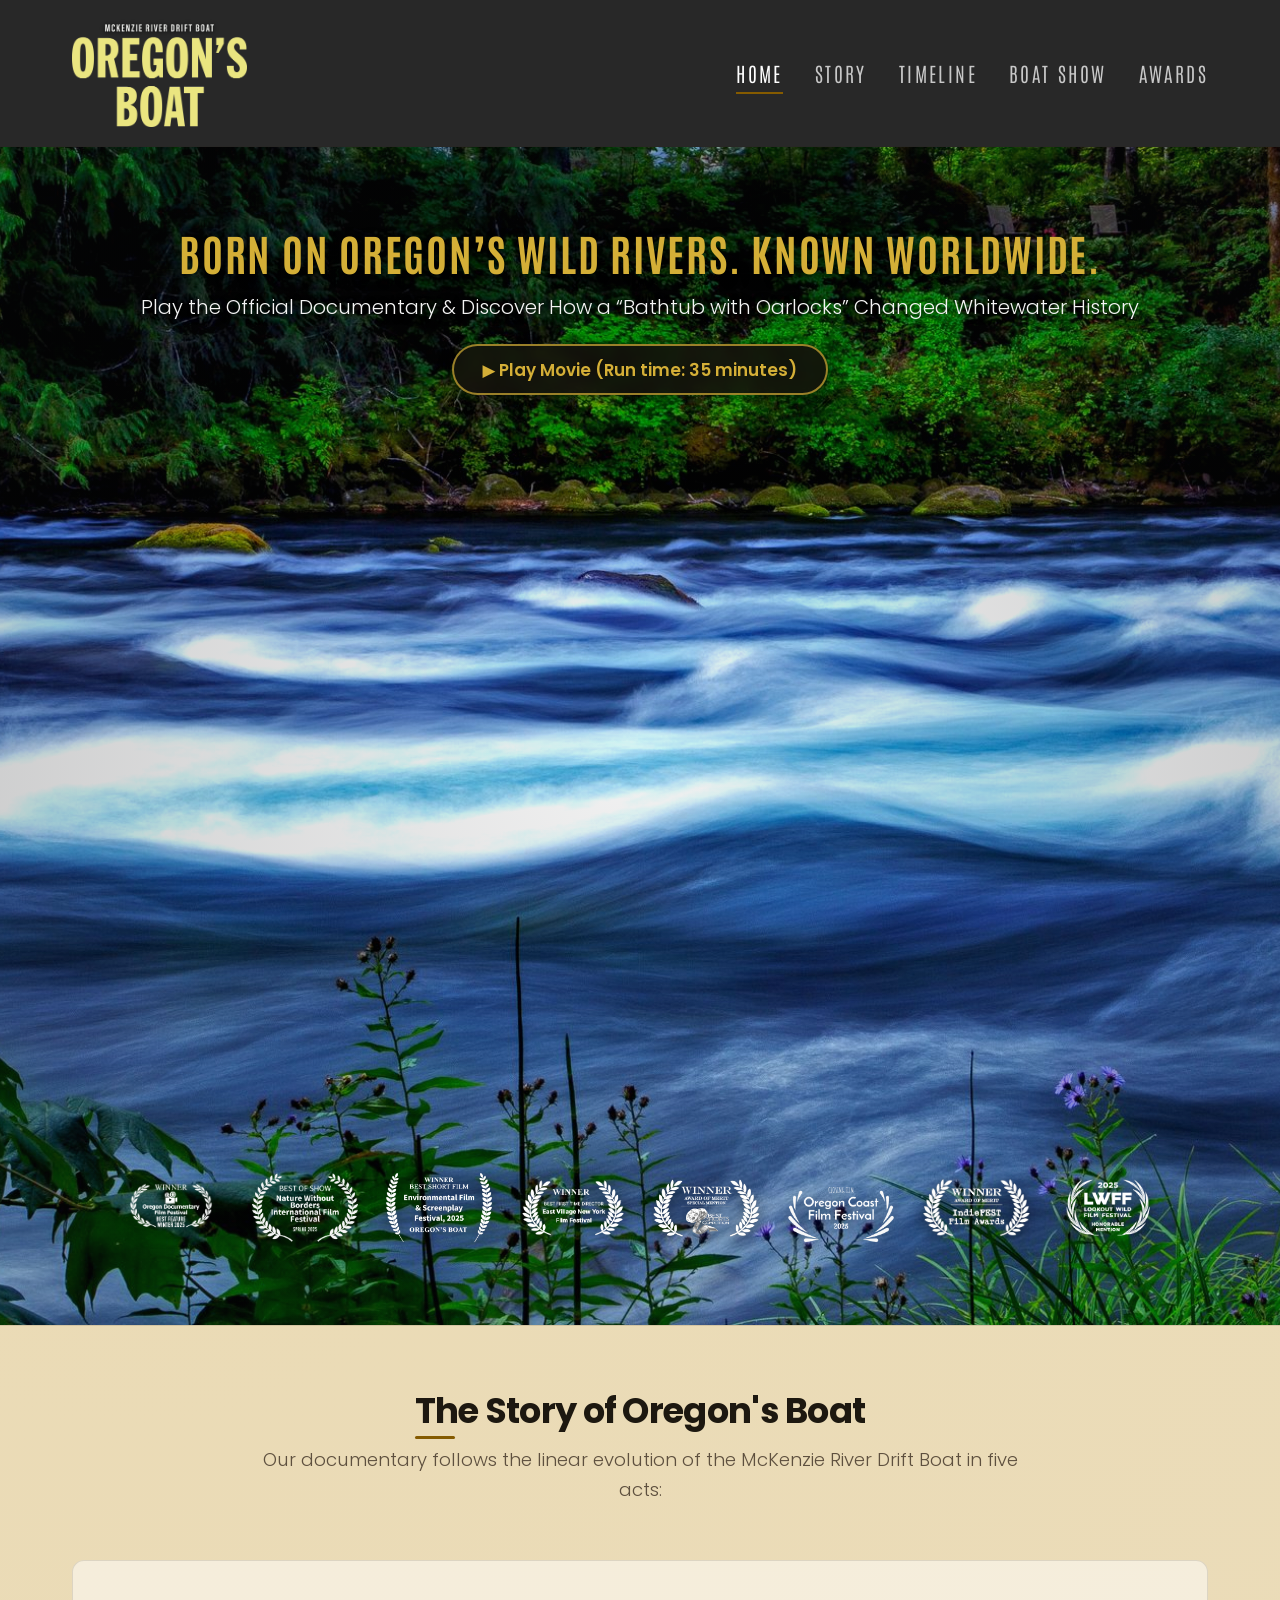
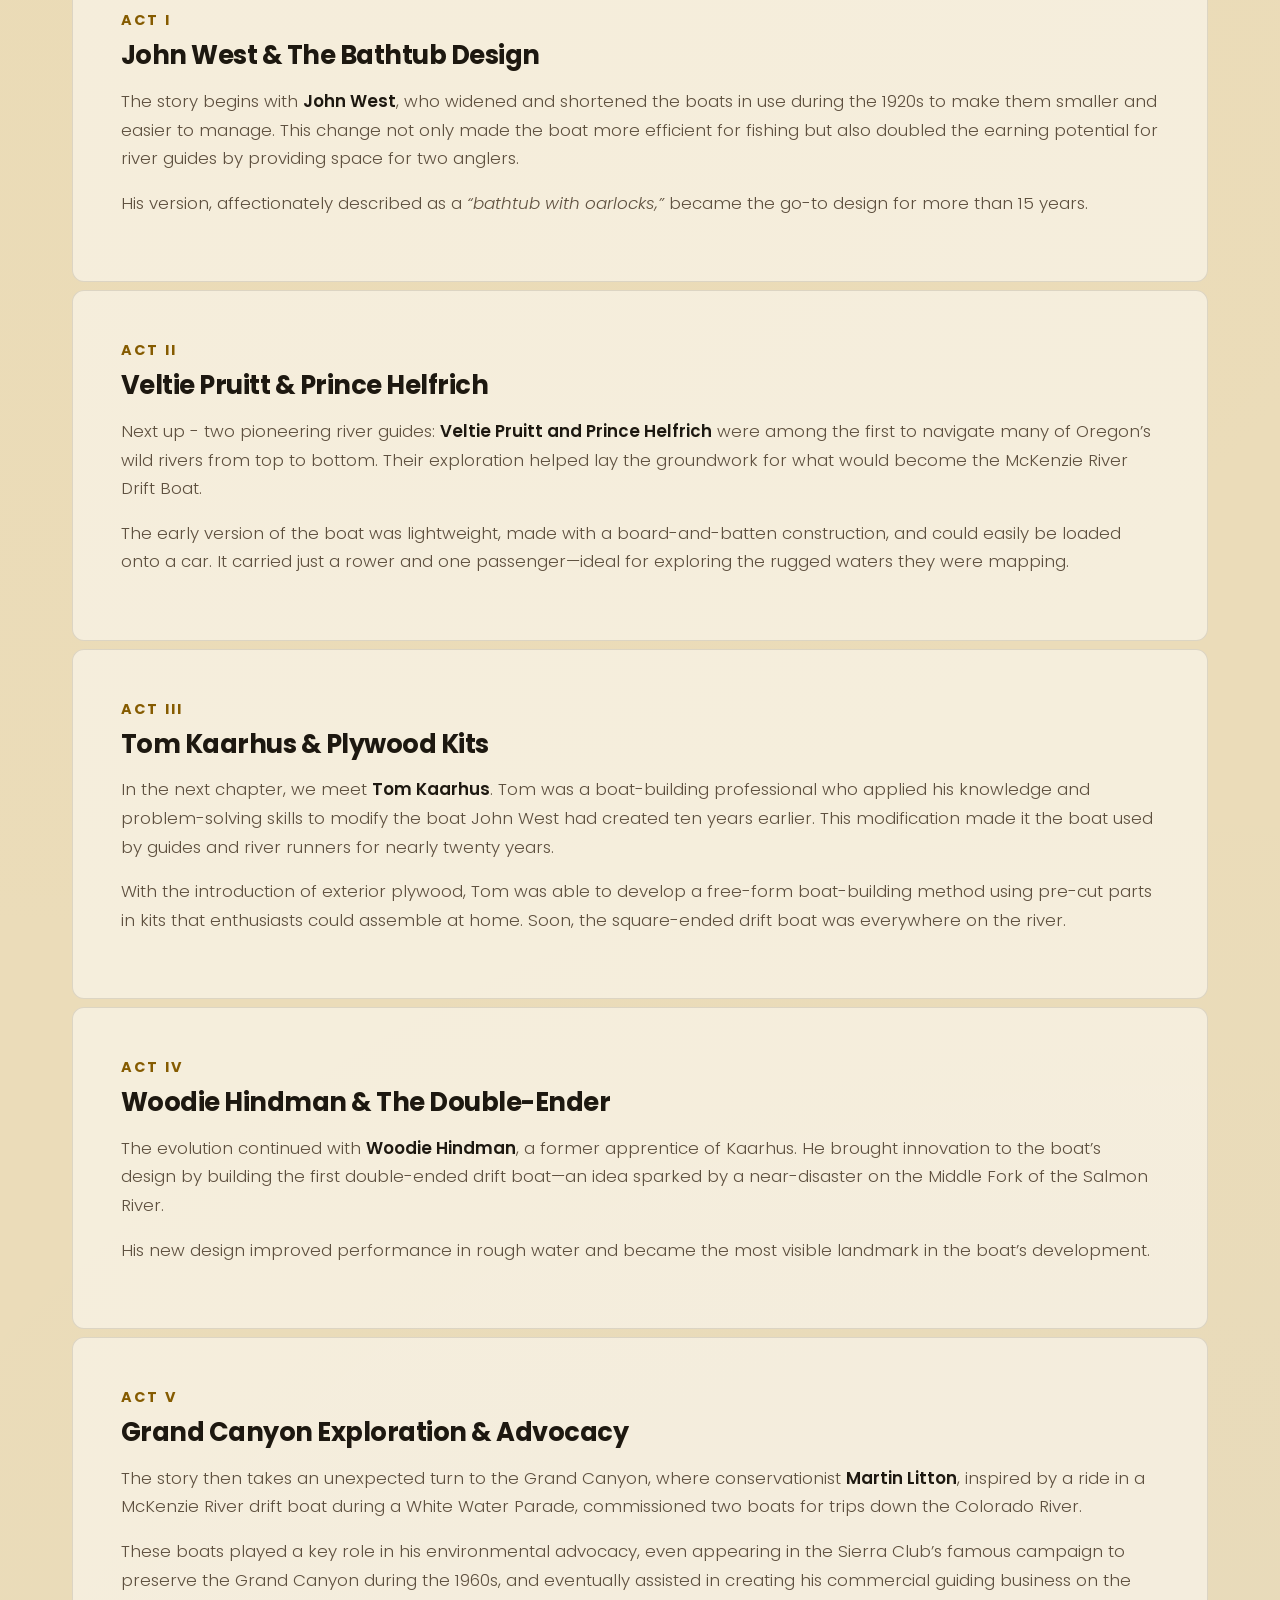
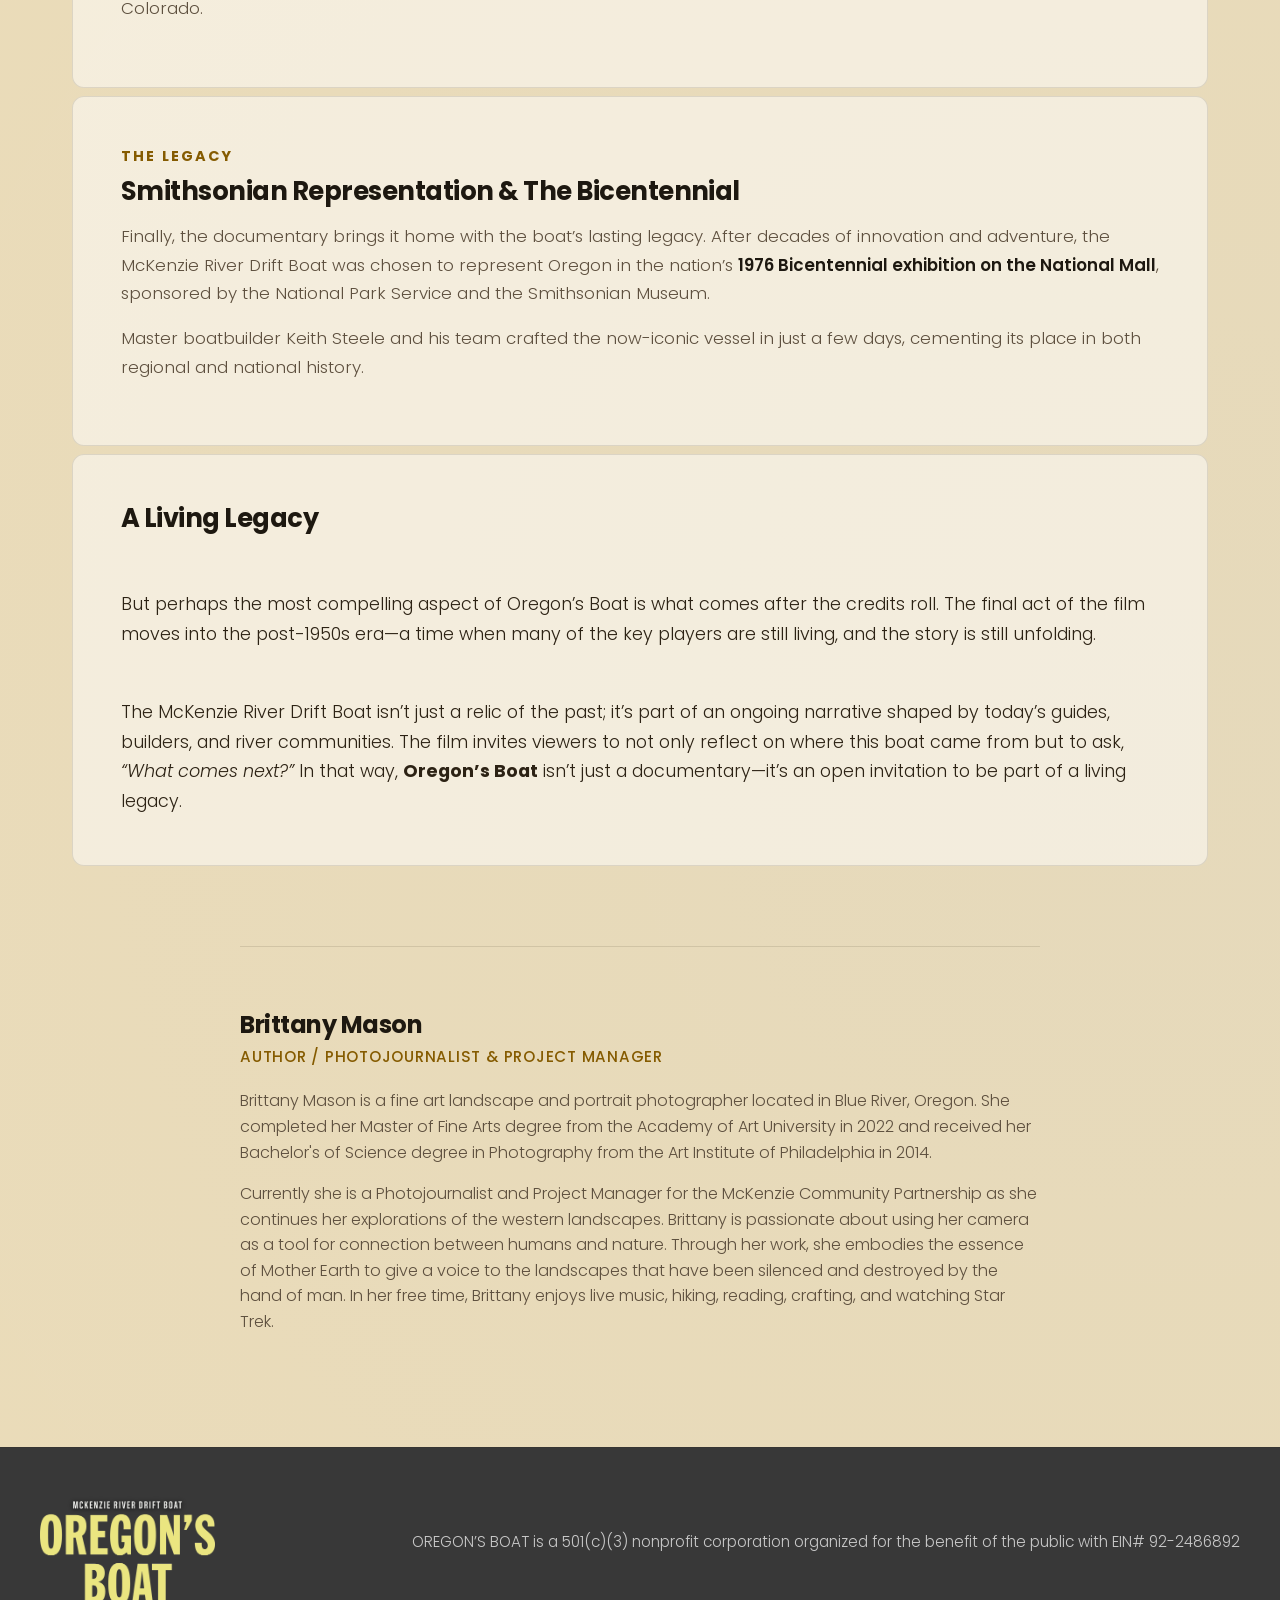
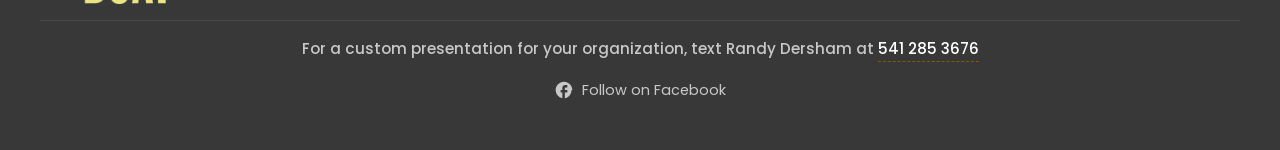
<file: index.html>
<!DOCTYPE html>
<html lang="en">
<head>
  <meta charset="UTF-8">
  <meta name="viewport" content="width=device-width, initial-scale=1.0">
  <title>OREGON'S BOAT — McKenzie River Drift Boat Documentary</title>
  <meta name="description" content="Explore the history, evolution, and legacy of the McKenzie River Drift Boat through the award-winning documentary film.">
  <link rel="canonical" href="https://oregonsboat.org/index.html">
  <link rel="icon" type="image/png" href="assets/favicon.png">
  <link rel="stylesheet" href="css/styles.css">

  <!-- Open Graph / Facebook -->
  <meta property="og:type" content="website">
  <meta property="og:url" content="https://oregonsboat.org/">
  <meta property="og:title" content="OREGON'S BOAT — McKenzie River Drift Boat Documentary">
  <meta property="og:description" content="Explore the history, evolution, and legacy of the McKenzie River Drift Boat through the award-winning documentary film.">
  <meta property="og:image" content="https://oregonsboat.org/assets/McKenzie_Driftboat_Festival.jpg">

  <!-- Twitter Cards -->
  <meta name="twitter:card" content="summary_large_image">
  <meta name="twitter:url" content="https://oregonsboat.org/">
  <meta name="twitter:title" content="OREGON'S BOAT — McKenzie River Drift Boat Documentary">
  <meta name="twitter:description" content="Explore the history, evolution, and legacy of the McKenzie River Drift Boat through the award-winning documentary film.">
  <meta name="twitter:image" content="https://oregonsboat.org/assets/McKenzie_Driftboat_Festival.jpg">

  <!-- Wikipedia / Citoid Citation Metadata -->
  <meta name="citation_title" content="The Evolution and History of the McKenzie River Drift Boat">
  <meta name="citation_author" content="Dersham, Randy">
  <meta name="citation_publication_date" content="2024-11-01">
  <meta name="citation_publisher" content="Oregon's Boat 501(c)(3)">
  <meta name="citation_fulltext_html_url" content="https://oregonsboat.org/">

  <!-- Dublin Core Standards for Archival & Wiki Verification -->
  <meta name="DC.title" content="The Evolution and History of the McKenzie River Drift Boat">
  <meta name="DC.creator" content="Randy Dersham">
  <meta name="DC.subject" content="McKenzie River Drift Boat, Whitewater Dories, River Guides, Oregon History">
  <meta name="DC.description" content="Historical documentation of the McKenzie River Drift Boat from 1920s bathtub designs to Woodie Hindman double-enders and the 1976 Smithsonian Bicentennial exhibition.">
  <meta name="DC.publisher" content="Oregon's Boat 501(c)(3) Nonprofit Corporation">
  <meta name="DC.date" content="2024-11-01">
  <meta name="DC.format" content="text/html">
  <meta name="DC.identifier" content="EIN 92-2486892">

  <!-- JSON-LD Structured Data -->
  <script type="application/ld+json">
  {
    "@context": "https://schema.org",
    "@graph": [
      {
        "@type": "NGO",
        "@id": "https://oregonsboat.org/#organization",
        "name": "Oregon's Boat",
        "url": "https://oregonsboat.org/",
        "logo": "https://oregonsboat.org/assets/Oregon_Boat_Title.png",
        "taxID": "92-2486892",
        "description": "501(c)(3) nonprofit corporation organized for the benefit of the public."
      },
      {
        "@type": "Movie",
        "@id": "https://oregonsboat.org/#movie",
        "name": "Oregon's Boat",
        "description": "A documentary chronicle following the linear evolution of the McKenzie River Drift Boat.",
        "url": "https://oregonsboat.org/",
        "trailer": {
          "@type": "VideoObject",
          "name": "Oregon's Boat Trailer",
          "embedUrl": "https://player.vimeo.com/video/1153368630",
          "thumbnailUrl": "https://oregonsboat.org/assets/McKenzie_Driftboat_Festival.jpg",
          "uploadDate": "2024-11-01"
        },
        "award": [
          "Best Documentary Feature - Oregon Documentary Film Festival",
          "Best of Show - Nature Without Borders International Film Festival",
          "Best Short Film - Environmental Film & Screenplay Festival",
          "Best First Time Director - East Village NY Film Festival"
        ]
      },
      {
        "@type": "Article",
        "@id": "https://oregonsboat.org/#story",
        "headline": "The Story of Oregon's Boat: McKenzie River Drift Boat Evolution",
        "description": "The 5-act story of the McKenzie River Drift Boat and its transition from local river utility to an international white-water icon.",
        "url": "https://oregonsboat.org/#story",
        "publisher": {
          "@type": "Organization",
          "name": "Oregon's Boat",
          "logo": {
            "@type": "ImageObject",
            "url": "https://oregonsboat.org/assets/Oregon_Boat_Title.png"
          }
        },
        "author": {
          "@type": "Person",
          "name": "Brittany Mason",
          "jobTitle": "Author & Photojournalist"
        }
      }
    ]
  }
  </script>
</head>
<body>
  <a href="#main-content" class="skip-link">Skip to main content</a>

  <!-- Navigation Header -->
  <header>
    <div class="nav-container">
      <a href="index.html" class="logo-link">
        <img src="assets/Oregon_Boat_Title.png" alt="OREGON'S BOAT" class="logo-img" width="280" height="108">
      </a>
      <button class="burger-menu" aria-label="Toggle Menu">
        <span class="burger-line"></span>
        <span class="burger-line"></span>
        <span class="burger-line"></span>
      </button>
      <nav class="nav-menu">
        <a href="index.html" class="nav-link">Home</a>
        <a href="#story" class="nav-link">Story</a>
        <a href="timeline.html" class="nav-link">Timeline</a>
        <a href="boatshow.html" class="nav-link">Boat Show</a>
        <a href="awards.html" class="nav-link">Awards</a>
      </nav>
    </div>
  </header>

  <!-- Movie Banner Section (Full-Width Background) -->
  <section class="video-banner-section">
    <div class="video-banner-overlay"></div>
    <div class="video-banner-content">
      <div class="video-banner-header">
        <h1 class="video-banner-title">Born on Oregon’s Wild Rivers.<br class="mobile-break"> Known Worldwide.</h1>
        <p class="video-banner-subhead">Play the Official Documentary &amp; Discover How a “Bathtub with Oarlocks” Changed Whitewater History</p>
        <button type="button" class="video-banner-meta" id="play-movie-btn" aria-label="Play Oregon's Boat Documentary">
          <span>▶ Play Movie (Run time: 35 minutes)</span>
        </button>
      </div>

      <div class="video-container">
        <iframe 
          src="https://player.vimeo.com/video/1153368630?controls=1&api=1" 
          title="Oregon's Boat Documentary Video Player"
          width="100%" 
          height="100%" 
          frameborder="0" 
          loading="lazy"
          allow="autoplay; fullscreen; picture-in-picture" 
          allowfullscreen>
        </iframe>
      </div>
      
      <!-- Laurels Display directly below the Movie Player -->
      <div class="video-banner-laurels">
        <img src="assets/laurel_odff_winner.png" alt="Oregon Documentary Film Festival Winner" width="110" height="75" loading="lazy" decoding="async">
        <img src="assets/laurel_nature_borders.png" alt="Nature Without Borders Best of Show" width="110" height="75" loading="lazy" decoding="async">
        <img src="assets/laurel_winner_best_short.png" alt="Winner Best Short Film" width="110" height="75" loading="lazy" decoding="async">
        <img src="assets/laurel_east_village.png" alt="East Village NY Film Festival Best Director" width="110" height="75" loading="lazy" decoding="async">
        <img src="assets/laurel_best_shorts.png" alt="Best Shorts Competition" width="110" height="75" loading="lazy" decoding="async">
        <img src="assets/laurel_oregon_coast.png" alt="Oregon Coast Film Festival Closing Film" width="110" height="75" loading="lazy" decoding="async">
        <img src="assets/laurel_indiefest.png" alt="IndieFEST Award of Merit" width="110" height="75" loading="lazy" decoding="async">
        <img src="assets/laurel_lwff_honorable.png" alt="Lookout Wild Film Festival Honorable Mention" width="110" height="75" loading="lazy" decoding="async">
      </div>
    </div>
  </section>

  <!-- Main Content -->
  <main id="main-content">

    <!-- Story Section (Integrated on Home Page) -->
    <section id="story" class="story-section" style="padding-top: 1rem;">
      <div class="story-header">
        <h2 style="font-size: 2.2rem; color: var(--color-heading); margin-bottom: 0.8rem;">The Story of Oregon's Boat</h2>
        <p style="font-size: 1.15rem; color: var(--color-text-muted);">
          Our documentary follows the linear evolution of the McKenzie River Drift Boat in five acts:
        </p>
      </div>

      <!-- Acts Grid / List -->
      <div class="acts-container">
        <!-- Act 1 -->
        <div id="john-west" class="act-card">
          <div>
            <div class="act-num">Act I</div>
            <h3 class="act-title">John West &amp; The Bathtub Design</h3>
            <div class="act-body">
              <p>
                The story begins with <strong>John West</strong>, who widened and shortened the boats in use during the 1920s to make them smaller and easier to manage. This change not only made the boat more efficient for fishing but also doubled the earning potential for river guides by providing space for two anglers.
              </p>
              <p>
                His version, affectionately described as a <em>“bathtub with oarlocks,”</em> became the go-to design for more than 15 years.
              </p>
            </div>
          </div>
        </div>

        <!-- Act 2 -->
        <div id="veltie-pruitt" class="act-card">
          <div>
            <div class="act-num">Act II</div>
            <h3 class="act-title">Veltie Pruitt &amp; Prince Helfrich</h3>
            <div class="act-body">
              <p>
                Next up - two pioneering river guides: <strong>Veltie Pruitt and Prince Helfrich</strong> were among the first to navigate many of Oregon’s wild rivers from top to bottom. Their exploration helped lay the groundwork for what would become the McKenzie River Drift Boat.
              </p>
              <p>
                The early version of the boat was lightweight, made with a board-and-batten construction, and could easily be loaded onto a car. It carried just a rower and one passenger—ideal for exploring the rugged waters they were mapping.
              </p>
            </div>
          </div>
        </div>

        <!-- Act 3 -->
        <div id="tom-kaarhus" class="act-card">
          <div>
            <div class="act-num">Act III</div>
            <h3 class="act-title">Tom Kaarhus &amp; Plywood Kits</h3>
            <div class="act-body">
              <p>
                In the next chapter, we meet <strong>Tom Kaarhus</strong>. Tom was a boat-building professional who applied his knowledge and problem-solving skills to modify the boat John West had created ten years earlier. This modification made it the boat used by guides and river runners for nearly twenty years.
              </p>
              <p>
                With the introduction of exterior plywood, Tom was able to develop a free-form boat-building method using pre-cut parts in kits that enthusiasts could assemble at home. Soon, the square-ended drift boat was everywhere on the river.
              </p>
            </div>
          </div>
        </div>

        <!-- Act 4 -->
        <div id="woodie-hindman" class="act-card">
          <div>
            <div class="act-num">Act IV</div>
            <h3 class="act-title">Woodie Hindman &amp; The Double-Ender</h3>
            <div class="act-body">
              <p>
                The evolution continued with <strong>Woodie Hindman</strong>, a former apprentice of Kaarhus. He brought innovation to the boat’s design by building the first double-ended drift boat—an idea sparked by a near-disaster on the Middle Fork of the Salmon River.
              </p>
              <p>
                His new design improved performance in rough water and became the most visible landmark in the boat’s development.
              </p>
            </div>
          </div>
        </div>

        <!-- Act 5 -->
        <div id="martin-litton" class="act-card">
          <div>
            <div class="act-num">Act V</div>
            <h3 class="act-title">Grand Canyon Exploration &amp; Advocacy</h3>
            <div class="act-body">
              <p>
                The story then takes an unexpected turn to the Grand Canyon, where conservationist <strong>Martin Litton</strong>, inspired by a ride in a McKenzie River drift boat during a White Water Parade, commissioned two boats for trips down the Colorado River.
              </p>
              <p>
                These boats played a key role in his environmental advocacy, even appearing in the Sierra Club’s famous campaign to preserve the Grand Canyon during the 1960s, and eventually assisted in creating his commercial guiding business on the Colorado.
              </p>
            </div>
          </div>
        </div>

        <!-- Act 6 (Legacy) -->
        <div id="smithsonian-1976" class="act-card">
          <div>
            <div class="act-num">The Legacy</div>
            <h3 class="act-title">Smithsonian Representation &amp; The Bicentennial</h3>
            <div class="act-body">
              <p>
                Finally, the documentary brings it home with the boat’s lasting legacy. After decades of innovation and adventure, the McKenzie River Drift Boat was chosen to represent Oregon in the nation’s <strong>1976 Bicentennial exhibition on the National Mall</strong>, sponsored by the National Park Service and the Smithsonian Museum.
              </p>
              <p>
                Master boatbuilder Keith Steele and his team crafted the now-iconic vessel in just a few days, cementing its place in both regional and national history.
              </p>
            </div>
          </div>
        </div>

        <!-- Film Reflection -->
        <div id="living-legacy" class="act-card" style="padding: 3rem;">
          <h3 style="margin-bottom: 1.5rem; font-size: 1.6rem; color: var(--color-heading);">A Living Legacy</h3>
          <p style="font-size: 1.1rem; line-height: 1.7; color: var(--color-text); font-weight: 300;">
            But perhaps the most compelling aspect of Oregon’s Boat is what comes after the credits roll. The final act of the film moves into the post-1950s era—a time when many of the key players are still living, and the story is still unfolding.
          </p>
          <p style="font-size: 1.1rem; line-height: 1.7; color: var(--color-text); font-weight: 300; margin-bottom: 0;">
            The McKenzie River Drift Boat isn’t just a relic of the past; it’s part of an ongoing narrative shaped by today’s guides, builders, and river communities. The film invites viewers to not only reflect on where this boat came from but to ask, <em>“What comes next?”</em> In that way, <strong>Oregon’s Boat</strong> isn’t just a documentary—it’s an open invitation to be part of a living legacy.
          </p>
        </div>
      </div>

      <!-- Biography Panel -->
      <div id="brittany-mason" class="bio-section" style="grid-template-columns: 1fr; max-width: 800px; margin: 0 auto 3rem auto;">
        <div class="bio-content">
          <h3 style="font-size: 1.5rem; margin-bottom: 0.3rem;">Brittany Mason</h3>
          <div class="bio-role">Author / Photojournalist &amp; Project Manager</div>
          <p class="bio-text">
            Brittany Mason is a fine art landscape and portrait photographer located in Blue River, Oregon. She completed her Master of Fine Arts degree from the Academy of Art University in 2022 and received her Bachelor's of Science degree in Photography from the Art Institute of Philadelphia in 2014.
          </p>
          <p class="bio-text">
            Currently she is a Photojournalist and Project Manager for the McKenzie Community Partnership as she continues her explorations of the western landscapes. Brittany is passionate about using her camera as a tool for connection between humans and nature. Through her work, she embodies the essence of Mother Earth to give a voice to the landscapes that have been silenced and destroyed by the hand of man. In her free time, Brittany enjoys live music, hiking, reading, crafting, and watching Star Trek.
          </p>
        </div>
      </div>
    </section>

  </main>

  <!-- Footer -->
  <footer>
    <div class="footer-container">
      <div class="footer-top-row">
        <img src="assets/Oregon_Boat_Title.png" alt="OREGON'S BOAT Logo" class="footer-logo" width="280" height="108" loading="lazy" decoding="async">
        <p class="footer-info">
          OREGON’S BOAT is a 501(c)(3) nonprofit corporation organized for the benefit of the public with EIN# 92-2486892
        </p>
      </div>
      <div class="footer-contact">
        For a custom presentation for your organization, text Randy Dersham at <a href="sms:+15412853676">541 285 3676</a>
      </div>
      <a href="https://www.facebook.com/Eddyline.Entertainment" target="_blank" rel="noopener noreferrer" class="footer-facebook">
        <svg width="20" height="20" fill="currentColor" viewBox="0 0 24 24">
          <path d="M22 12c0-5.52-4.48-10-10-10S2 6.48 2 12c0 4.84 3.44 8.87 8 9.8V15H8v-3h2V9.5C10 7.57 11.57 6 13.5 6H16v3h-2c-.55 0-1 .45-1 1v2h3v3h-3v6.95c4.56-.93 8-4.96 8-9.75z"/>
        </svg>
        <span>Follow on Facebook</span>
      </a>
    </div>
  </footer>

  <script src="js/main.js"></script>
</body>
</html>
</file>
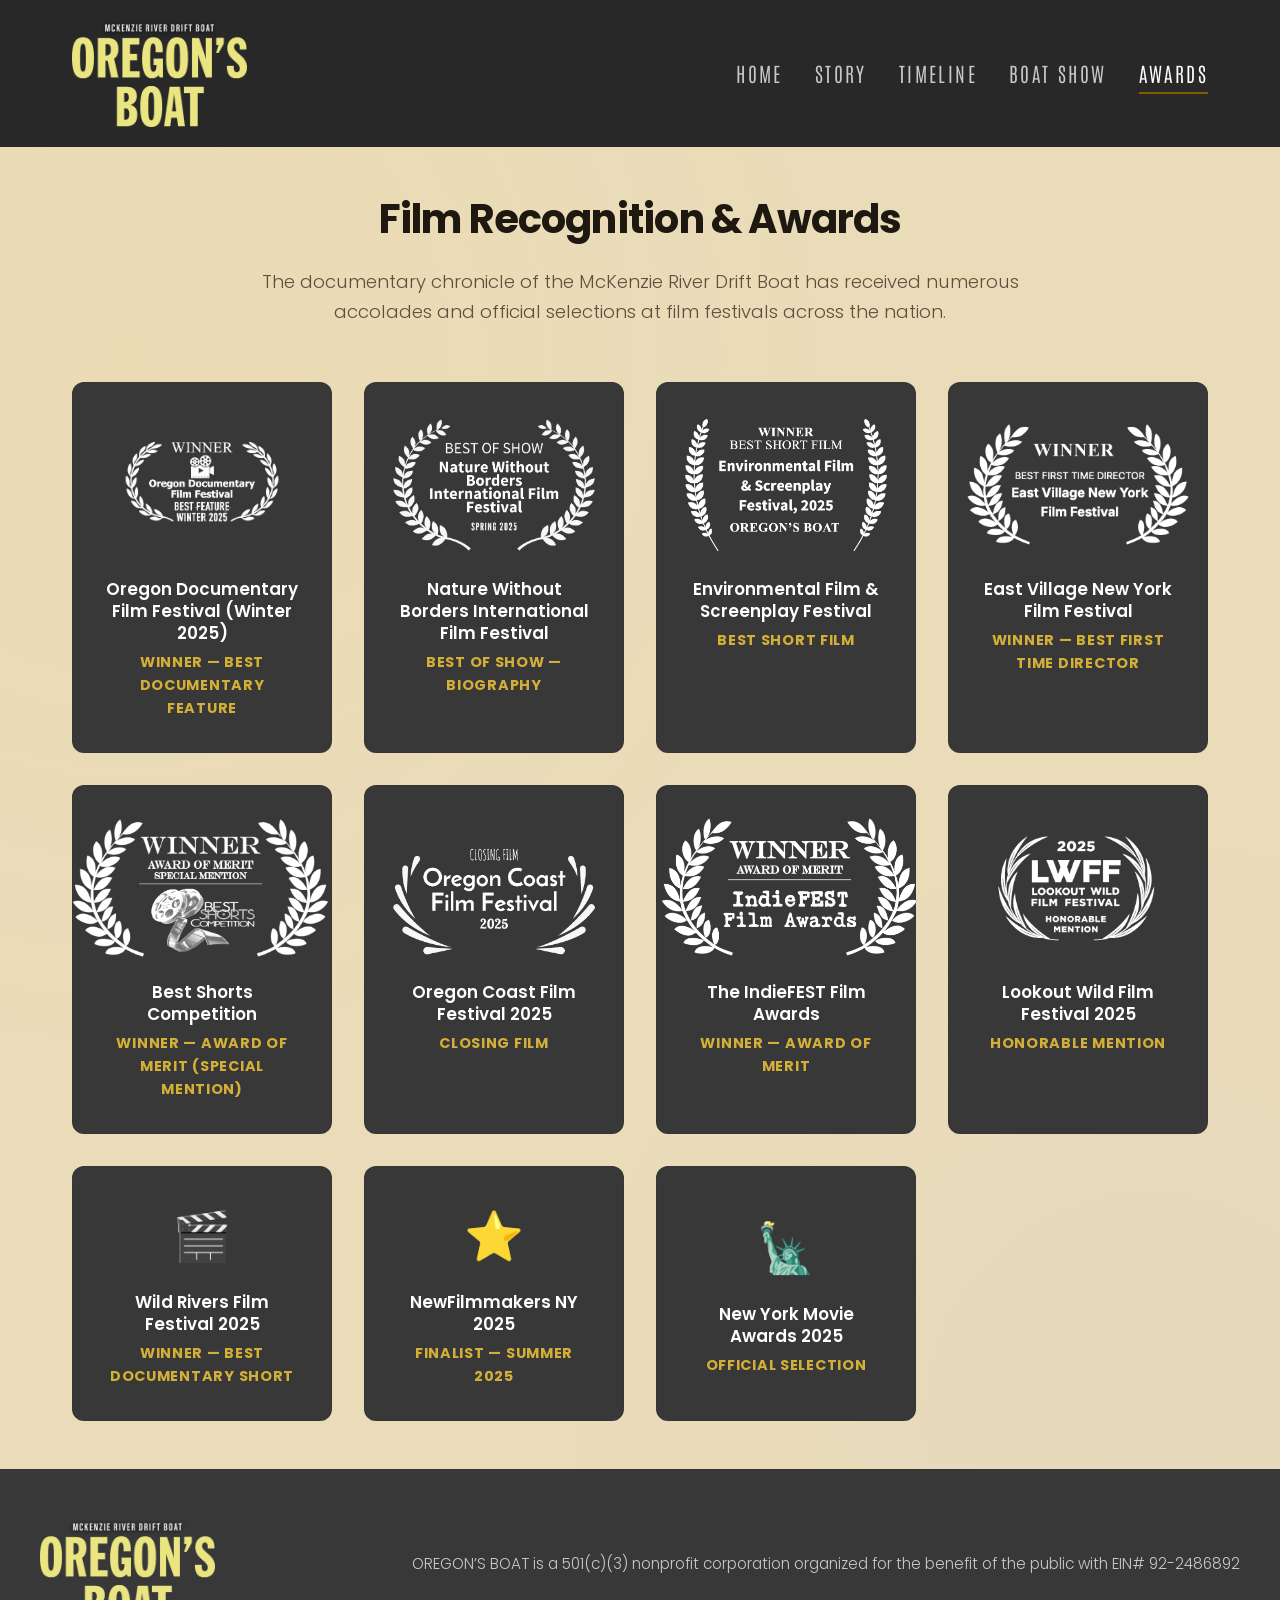
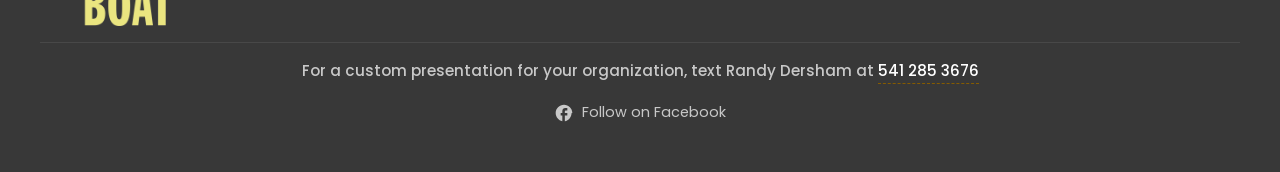
<file: awards.html>
<!DOCTYPE html>
<html lang="en">
<head>
  <meta charset="UTF-8">
  <meta name="viewport" content="width=device-width, initial-scale=1.0">
  <title>FILM AWARDS & ACCOLADES — OREGON'S BOAT</title>
  <meta name="description" content="View the festival selections, nominations, and awards won by the Oregon's Boat documentary film across national film festivals.">
  <link rel="canonical" href="https://oregonsboat.org/awards.html">
  <link rel="icon" type="image/png" href="assets/favicon.png">
  <link rel="stylesheet" href="css/styles.css">

  <!-- Open Graph / Facebook -->
  <meta property="og:type" content="article">
  <meta property="og:url" content="https://oregonsboat.org/awards.html">
  <meta property="og:title" content="Documentary Film Recognition & Awards — Oregon's Boat">
  <meta property="og:description" content="Explore the film festival awards, honors, and official selections earned by the Oregon's Boat documentary.">
  <meta property="og:image" content="https://oregonsboat.org/assets/McKenzie_Driftboat_Festival.jpg">

  <!-- Twitter Cards -->
  <meta name="twitter:card" content="summary_large_image">
  <meta name="twitter:url" content="https://oregonsboat.org/awards.html">
  <meta name="twitter:title" content="Documentary Film Recognition & Awards — Oregon's Boat">
  <meta name="twitter:description" content="Explore the film festival awards, honors, and official selections earned by the Oregon's Boat documentary.">
  <meta name="twitter:image" content="https://oregonsboat.org/assets/McKenzie_Driftboat_Festival.jpg">

  <!-- JSON-LD Structured Data -->
  <script type="application/ld+json">
  {
    "@context": "https://schema.org",
    "@type": "CreativeWork",
    "name": "Oregon's Boat Documentary Awards",
    "url": "https://oregonsboat.org/awards.html",
    "award": [
      "Best Documentary Feature — Oregon Documentary Film Festival 2025",
      "Best of Show: Biography — Nature Without Borders International Film Festival",
      "Best Short Film — Environmental Film & Screenplay Festival",
      "Winner: Best First Time Director — East Village NY Film Festival",
      "Award of Merit — Best Shorts Competition",
      "Closing Film — Oregon Coast Film Festival 2025",
      "Award of Merit — The IndieFEST Film Awards",
      "Honorable Mention — Lookout Wild Film Festival 2025",
      "Best Documentary Short — Wild Rivers Film Festival 2025"
    ]
  }
  </script>
</head>
<body>
  <a href="#main-content" class="skip-link">Skip to main content</a>

  <!-- Navigation Header -->
  <header>
    <div class="nav-container">
      <a href="index.html" class="logo-link">
        <img src="assets/Oregon_Boat_Title.png" alt="OREGON'S BOAT" class="logo-img" width="280" height="108">
      </a>
      <button class="burger-menu" aria-label="Toggle Menu">
        <span class="burger-line"></span>
        <span class="burger-line"></span>
        <span class="burger-line"></span>
      </button>
      <nav class="nav-menu">
        <a href="index.html" class="nav-link">Home</a>
        <a href="index.html#story" class="nav-link">Story</a>
        <a href="timeline.html" class="nav-link">Timeline</a>
        <a href="boatshow.html" class="nav-link">Boat Show</a>
        <a href="awards.html" class="nav-link">Awards</a>
      </nav>
    </div>
  </header>

  <!-- Main Content -->
  <main id="main-content">
    <div class="story-header">
      <h1>Film Recognition & Awards</h1>
      <p style="font-size: 1.15rem; color: var(--color-text-muted);">
        The documentary chronicle of the McKenzie River Drift Boat has received numerous accolades and official selections at film festivals across the nation.
      </p>
    </div>

    <!-- Awards Grid -->
    <section>
      <div class="awards-grid">
        <!-- Award 1: Oregon Documentary Film Festival -->
        <div class="award-item">
          <img src="assets/laurel_odff_winner.png" alt="Oregon Documentary Film Festival Winner Laurel" class="award-laurel" width="140" height="140" loading="lazy" decoding="async">
          <div class="award-festival">Oregon Documentary Film Festival (Winter 2025)</div>
          <div class="award-name">Winner — Best Documentary Feature</div>
        </div>
        <!-- Award 1: Nature Without Borders -->
        <div class="award-item">
          <img src="assets/laurel_nature_borders.png" alt="Nature Without Borders Laurel" class="award-laurel" width="140" height="140" loading="lazy" decoding="async">
          <div class="award-festival">Nature Without Borders International Film Festival</div>
          <div class="award-name">Best of Show — Biography</div>
        </div>

        <!-- Award 2: Environmental Film Fest -->
        <div class="award-item">
          <img src="assets/laurel_winner_best_short.png" alt="Winner Best Short Film Laurel" class="award-laurel" width="140" height="140" loading="lazy" decoding="async">
          <div class="award-festival">Environmental Film & Screenplay Festival</div>
          <div class="award-name">Best Short Film</div>
        </div>

        <!-- Award 3: East Village NY -->
        <div class="award-item">
          <img src="assets/laurel_east_village.png" alt="East Village New York Film Festival Laurel" class="award-laurel" width="140" height="140" loading="lazy" decoding="async">
          <div class="award-festival">East Village New York Film Festival</div>
          <div class="award-name">Winner — Best First Time Director</div>
        </div>

        <!-- Award 4: Best Shorts -->
        <div class="award-item">
          <img src="assets/laurel_best_shorts.png" alt="Best Shorts Competition Laurel" class="award-laurel" width="140" height="140" loading="lazy" decoding="async">
          <div class="award-festival">Best Shorts Competition</div>
          <div class="award-name">Winner — Award of Merit (Special Mention)</div>
        </div>

        <!-- Award 5: Oregon Coast -->
        <div class="award-item">
          <img src="assets/laurel_oregon_coast.png" alt="Oregon Coast Film Festival Laurel" class="award-laurel" width="140" height="140" loading="lazy" decoding="async">
          <div class="award-festival">Oregon Coast Film Festival 2025</div>
          <div class="award-name">Closing Film</div>
        </div>

        <!-- Award 6: IndieFEST -->
        <div class="award-item">
          <img src="assets/laurel_indiefest.png" alt="IndieFEST Laurel" class="award-laurel" width="140" height="140" loading="lazy" decoding="async">
          <div class="award-festival">The IndieFEST Film Awards</div>
          <div class="award-name">Winner — Award of Merit</div>
        </div>

        <!-- Award 7: Lookout Wild -->
        <div class="award-item">
          <img src="assets/laurel_lwff_honorable.png" alt="Lookout Wild Laurel" class="award-laurel" width="140" height="140" loading="lazy" decoding="async">
          <div class="award-festival">Lookout Wild Film Festival 2025</div>
          <div class="award-name">Honorable Mention</div>
        </div>

        <!-- Award 8: Wild Rivers -->
        <div class="award-item" style="justify-content: center;">
          <div style="font-size: 3rem; margin-bottom: 1rem;" role="img" aria-label="Movie camera">🎬</div>
          <div class="award-festival">Wild Rivers Film Festival 2025</div>
          <div class="award-name">Winner — Best Documentary Short</div>
        </div>

        <!-- Award 9: NewFilmmakers NY -->
        <div class="award-item" style="justify-content: center;">
          <div style="font-size: 3rem; margin-bottom: 1rem;" role="img" aria-label="Star">⭐️</div>
          <div class="award-festival">NewFilmmakers NY 2025</div>
          <div class="award-name">Finalist — Summer 2025</div>
        </div>

        <!-- Award 10: New York Movie Awards -->
        <div class="award-item" style="justify-content: center;">
          <div style="font-size: 3rem; margin-bottom: 1rem;" role="img" aria-label="Statue of Liberty">🗽</div>
          <div class="award-festival">New York Movie Awards 2025</div>
          <div class="award-name">Official Selection</div>
        </div>
      </div>
    </section>
  </main>

  <!-- Footer -->
  <footer>
    <div class="footer-container">
      <div class="footer-top-row">
        <img src="assets/Oregon_Boat_Title.png" alt="OREGON'S BOAT Logo" class="footer-logo" width="280" height="108" loading="lazy" decoding="async">
        <p class="footer-info">
          OREGON’S BOAT is a 501(c)(3) nonprofit corporation organized for the benefit of the public with EIN# 92-2486892
        </p>
      </div>
      <div class="footer-contact">
        For a custom presentation for your organization, text Randy Dersham at <a href="sms:+15412853676">541 285 3676</a>
      </div>
      <a href="https://www.facebook.com/Eddyline.Entertainment" target="_blank" rel="noopener noreferrer" class="footer-facebook">
        <svg width="20" height="20" fill="currentColor" viewBox="0 0 24 24">
          <path d="M22 12c0-5.52-4.48-10-10-10S2 6.48 2 12c0 4.84 3.44 8.87 8 9.8V15H8v-3h2V9.5C10 7.57 11.57 6 13.5 6H16v3h-2c-.55 0-1 .45-1 1v2h3v3h-3v6.95c4.56-.93 8-4.96 8-9.75z"/>
        </svg>
        <span>Follow on Facebook</span>
      </a>
    </div>
  </footer>

  <script src="js/main.js"></script>
</body>
</html>
</file>
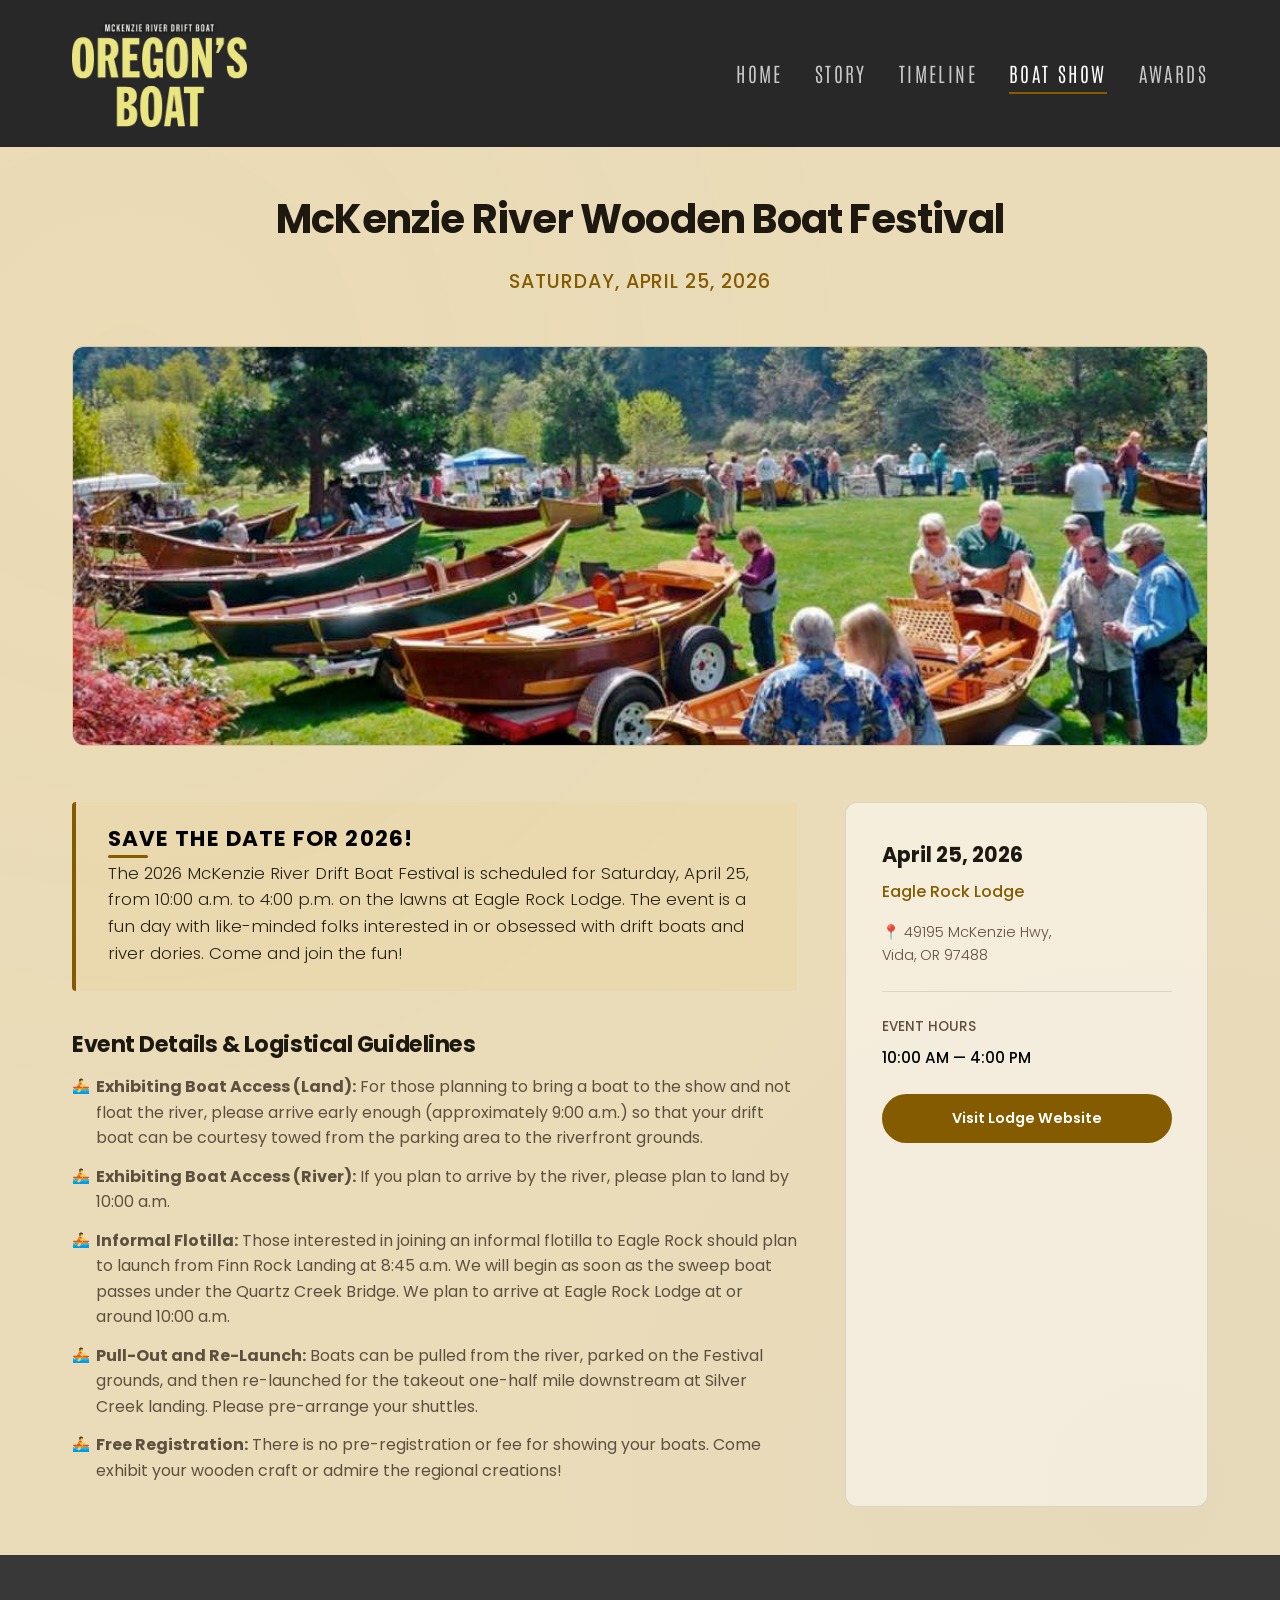
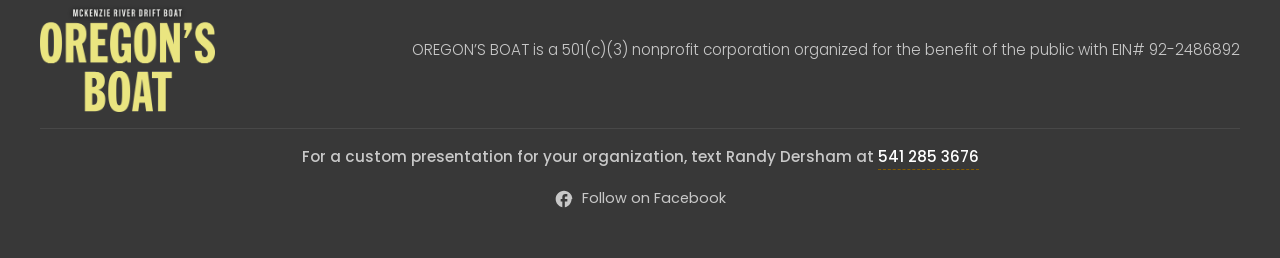
<file: boatshow.html>
<!DOCTYPE html>
<html lang="en">
<head>
  <meta charset="UTF-8">
  <meta name="viewport" content="width=device-width, initial-scale=1.0">
  <title>MCKENZIE RIVER WOODEN BOAT FESTIVAL 2026 — OREGON'S BOAT</title>
  <meta name="description" content="Get event details for the annual McKenzie River Wooden Boat Festival held Saturday, April 25, 2026 at Eagle Rock Lodge, Vida, Oregon.">
  <link rel="canonical" href="https://oregonsboat.org/boatshow.html">
  <link rel="icon" type="image/png" href="assets/favicon.png">
  <link rel="stylesheet" href="css/styles.css">

  <!-- Open Graph / Facebook -->
  <meta property="og:type" content="article">
  <meta property="og:url" content="https://oregonsboat.org/boatshow.html">
  <meta property="og:title" content="McKenzie River Wooden Boat Festival 2026 — Eagle Rock Lodge">
  <meta property="og:description" content="Join us Saturday, April 25, 2026 for the McKenzie River Wooden Boat Festival at Eagle Rock Lodge, Vida, Oregon. Free admission and boat registration!">
  <meta property="og:image" content="https://oregonsboat.org/assets/McKenzie_Driftboat_Festival.jpg">

  <!-- Twitter Cards -->
  <meta name="twitter:card" content="summary_large_image">
  <meta name="twitter:url" content="https://oregonsboat.org/boatshow.html">
  <meta name="twitter:title" content="McKenzie River Wooden Boat Festival 2026 — Eagle Rock Lodge">
  <meta name="twitter:description" content="Join us Saturday, April 25, 2026 for the McKenzie River Wooden Boat Festival at Eagle Rock Lodge, Vida, Oregon. Free admission and boat registration!">
  <meta name="twitter:image" content="https://oregonsboat.org/assets/McKenzie_Driftboat_Festival.jpg">

  <!-- JSON-LD Event Structured Data -->
  <script type="application/ld+json">
  {
    "@context": "https://schema.org",
    "@type": "Event",
    "name": "McKenzie River Wooden Boat Festival 2026",
    "startDate": "2026-04-25T10:00:00-07:00",
    "endDate": "2026-04-25T16:00:00-07:00",
    "eventAttendanceMode": "https://schema.org/OfflineEventAttendanceMode",
    "eventStatus": "https://schema.org/EventScheduled",
    "location": {
      "@type": "Place",
      "name": "Eagle Rock Lodge",
      "address": {
        "@type": "PostalAddress",
        "streetAddress": "49195 McKenzie Hwy",
        "addressLocality": "Vida",
        "addressRegion": "OR",
        "postalCode": "97488",
        "addressCountry": "US"
      }
    },
    "image": [
      "https://oregonsboat.org/assets/McKenzie_Driftboat_Festival.jpg"
    ],
    "description": "The annual McKenzie River Wooden Boat Festival featuring historic drift boats, river dories, and river guide lore on the lawns at Eagle Rock Lodge.",
    "offers": {
      "@type": "Offer",
      "url": "https://oregonsboat.org/boatshow.html",
      "price": "0",
      "priceCurrency": "USD",
      "availability": "https://schema.org/InStock"
    },
    "organizer": {
      "@type": "Organization",
      "name": "Oregon's Boat",
      "url": "https://oregonsboat.org/"
    }
  }
  </script>
</head>
<body>
  <a href="#main-content" class="skip-link">Skip to main content</a>

  <!-- Navigation Header -->
  <header>
    <div class="nav-container">
      <a href="index.html" class="logo-link">
        <img src="assets/Oregon_Boat_Title.png" alt="OREGON'S BOAT" class="logo-img" width="280" height="108">
      </a>
      <button class="burger-menu" aria-label="Toggle Menu">
        <span class="burger-line"></span>
        <span class="burger-line"></span>
        <span class="burger-line"></span>
      </button>
      <nav class="nav-menu">
        <a href="index.html" class="nav-link">Home</a>
        <a href="index.html#story" class="nav-link">Story</a>
        <a href="timeline.html" class="nav-link">Timeline</a>
        <a href="boatshow.html" class="nav-link">Boat Show</a>
        <a href="awards.html" class="nav-link">Awards</a>
      </nav>
    </div>
  </header>

  <!-- Main Content -->
  <main id="main-content">
    <div class="boatshow-header">
      <h1>McKenzie River Wooden Boat Festival</h1>
      <p style="font-size: 1.2rem; color: var(--color-primary); font-weight: 500; text-transform: uppercase; letter-spacing: 0.05em;">
        Saturday, April 25, 2026
      </p>
    </div>

    <!-- Main Banner Image -->
    <img src="assets/McKenzie_Driftboat_Festival.jpg" alt="McKenzie River Wooden Boat Festival lawn at Eagle Rock Lodge" class="boatshow-hero-img" width="1200" height="400" loading="eager" decoding="async">

    <!-- Grid content -->
    <div class="boatshow-content">
      <!-- Event Info -->
      <div class="boatshow-details">
        <div style="background-color: rgba(212, 175, 55, 0.08); border-left: 4px solid var(--color-primary); padding: 1.5rem 2rem; border-radius: 4px; margin-bottom: 2.5rem;">
          <h2 style="font-size: 1.35rem; margin-bottom: 0.5rem; text-transform: uppercase; letter-spacing: 0.05em; color: #000000;">
            Save the Date for 2026!
          </h2>
          <p style="color: var(--color-text); margin-bottom: 0; font-size: 1.05rem;">
            The 2026 McKenzie River Drift Boat Festival is scheduled for Saturday, April 25, from 10:00 a.m. to 4:00 p.m. on the lawns at Eagle Rock Lodge. The event is a fun day with like-minded folks interested in or obsessed with drift boats and river dories. Come and join the fun!
          </p>
        </div>

        <h3>Event Details & Logistical Guidelines</h3>
        <ul>
          <li>
            <strong>Exhibiting Boat Access (Land):</strong> For those planning to bring a boat to the show and not float the river, please arrive early enough (approximately 9:00 a.m.) so that your drift boat can be courtesy towed from the parking area to the riverfront grounds.
          </li>
          <li>
            <strong>Exhibiting Boat Access (River):</strong> If you plan to arrive by the river, please plan to land by 10:00 a.m.
          </li>
          <li>
            <strong>Informal Flotilla:</strong> Those interested in joining an informal flotilla to Eagle Rock should plan to launch from Finn Rock Landing at 8:45 a.m. We will begin as soon as the sweep boat passes under the Quartz Creek Bridge. We plan to arrive at Eagle Rock Lodge at or around 10:00 a.m.
          </li>
          <li>
            <strong>Pull-Out and Re-Launch:</strong> Boats can be pulled from the river, parked on the Festival grounds, and then re-launched for the takeout one-half mile downstream at Silver Creek landing. Please pre-arrange your shuttles.
          </li>
          <li>
            <strong>Free Registration:</strong> There is no pre-registration or fee for showing your boats. Come exhibit your wooden craft or admire the regional creations!
          </li>
        </ul>
      </div>

      <!-- Sidebar Card -->
      <div class="boatshow-sidebar-card">
        <div class="sidebar-date">April 25, 2026</div>
        <div class="sidebar-location">Eagle Rock Lodge</div>
        <a href="https://maps.google.com/?q=49195+McKenzie+Hwy,+Vida,+OR+97488" target="_blank" rel="noopener noreferrer" class="address-link" style="text-decoration: none; color: inherit; display: block;">
          <p style="font-size: 0.9rem; margin-bottom: 1.5rem;">
            📍 49195 McKenzie Hwy,<br>Vida, OR 97488
          </p>
        </a>
        <hr style="border: 0; border-top: 1px solid var(--color-card-border); margin-bottom: 1.5rem;">
        <div style="font-size: 0.85rem; color: var(--color-text-muted); margin-bottom: 0.5rem; text-transform: uppercase; font-weight: 500;">
          Event Hours
        </div>
        <p style="font-size: 0.95rem; color: #000000; font-weight: 500; margin-bottom: 1.5rem;">
          10:00 AM — 4:00 PM
        </p>
        <a href="https://eaglerocklodge.com" target="_blank" rel="noopener noreferrer" class="boatshow-btn">
          Visit Lodge Website
        </a>
      </div>
    </div>
  </main>

  <!-- Footer -->
  <footer>
    <div class="footer-container">
      <div class="footer-top-row">
        <img src="assets/Oregon_Boat_Title.png" alt="OREGON'S BOAT Logo" class="footer-logo" width="280" height="108" loading="lazy" decoding="async">
        <p class="footer-info">
          OREGON’S BOAT is a 501(c)(3) nonprofit corporation organized for the benefit of the public with EIN# 92-2486892
        </p>
      </div>
      <div class="footer-contact">
        For a custom presentation for your organization, text Randy Dersham at <a href="sms:+15412853676">541 285 3676</a>
      </div>
      <a href="https://www.facebook.com/Eddyline.Entertainment" target="_blank" rel="noopener noreferrer" class="footer-facebook">
        <svg width="20" height="20" fill="currentColor" viewBox="0 0 24 24">
          <path d="M22 12c0-5.52-4.48-10-10-10S2 6.48 2 12c0 4.84 3.44 8.87 8 9.8V15H8v-3h2V9.5C10 7.57 11.57 6 13.5 6H16v3h-2c-.55 0-1 .45-1 1v2h3v3h-3v6.95c4.56-.93 8-4.96 8-9.75z"/>
        </svg>
        <span>Follow on Facebook</span>
      </a>
    </div>
  </footer>

  <script src="js/main.js"></script>
</body>
</html>
</file>
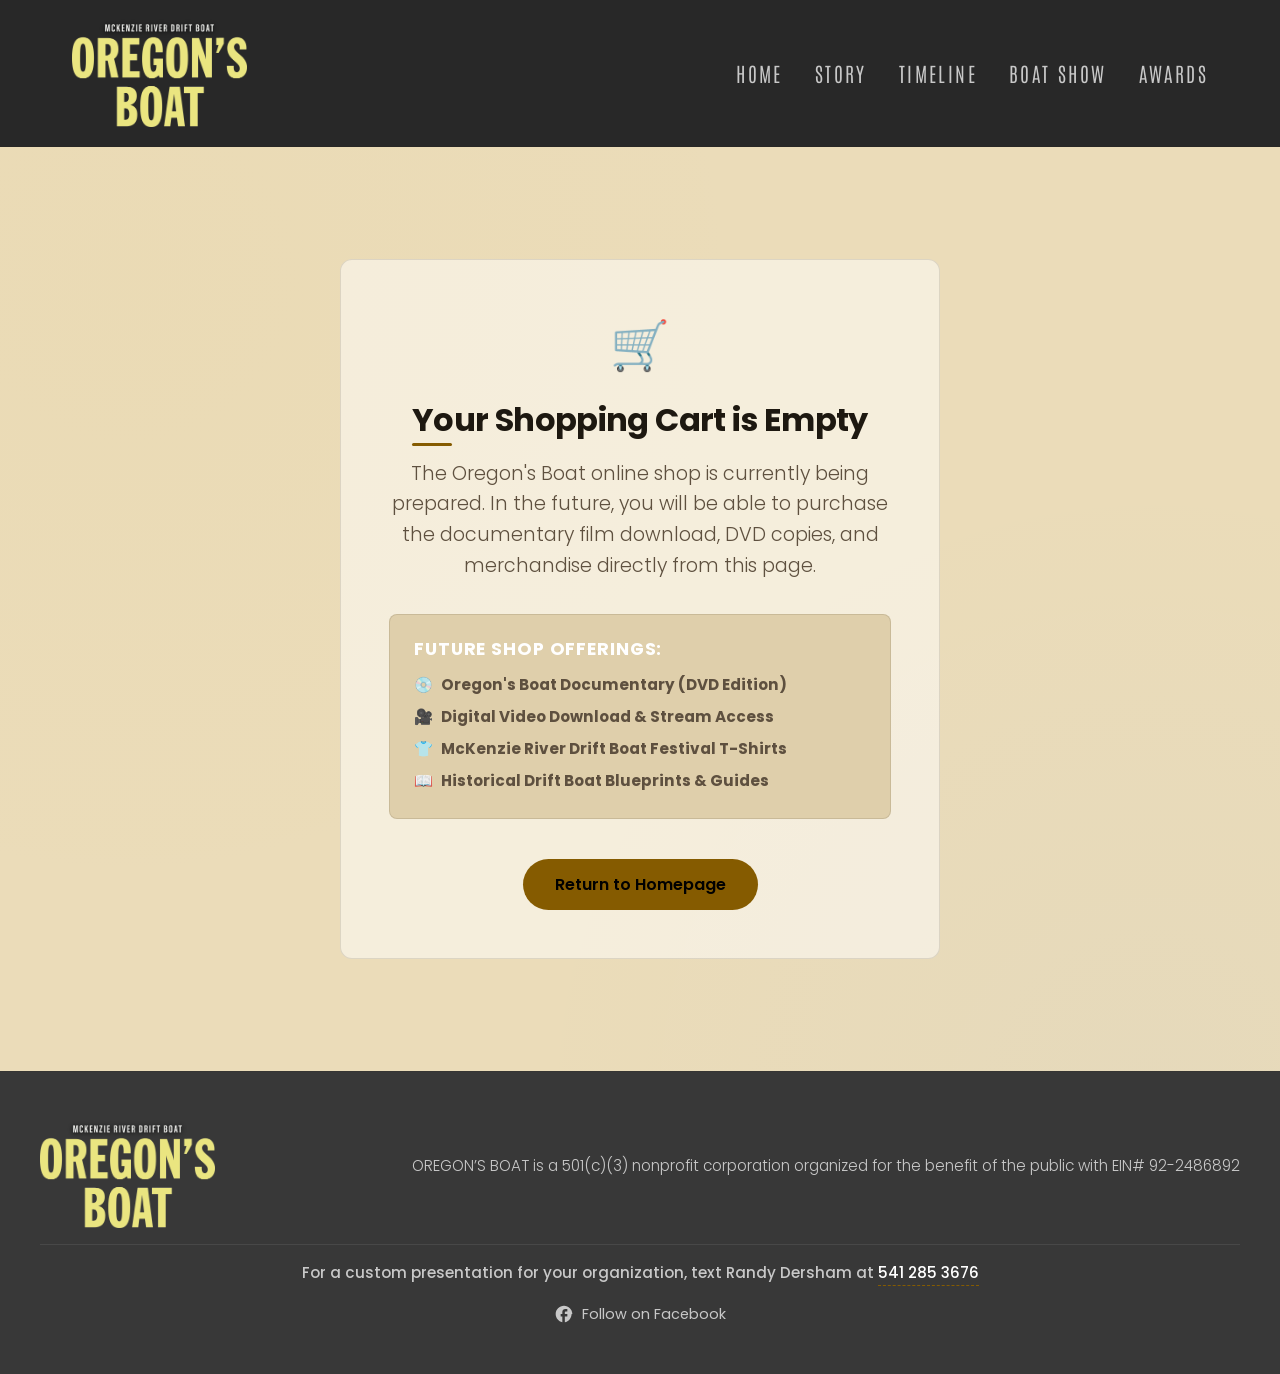
<file: cart.html>
<!DOCTYPE html>
<html lang="en">
<head>
  <meta charset="UTF-8">
  <meta name="viewport" content="width=device-width, initial-scale=1.0">
  <title>SHOPPING CART — OREGON'S BOAT</title>
  <meta name="description" content="Oregon's Boat online store shopping cart placeholder. Store and merchandise coming soon.">
  <link rel="canonical" href="https://oregonsboat.org/cart.html">
  <link rel="icon" type="image/png" href="assets/favicon.png">
  <link rel="stylesheet" href="css/styles.css">

  <!-- Open Graph / Facebook -->
  <meta property="og:type" content="website">
  <meta property="og:url" content="https://oregonsboat.org/cart.html">
  <meta property="og:title" content="Shopping Cart — Oregon's Boat">
  <meta property="og:description" content="Oregon's Boat online store shopping cart placeholder. Store and merchandise coming soon.">
  <meta property="og:image" content="https://oregonsboat.org/assets/McKenzie_Driftboat_Festival.jpg">

  <!-- Twitter Cards -->
  <meta name="twitter:card" content="summary_large_image">
  <meta name="twitter:url" content="https://oregonsboat.org/cart.html">
  <meta name="twitter:title" content="Shopping Cart — Oregon's Boat">
  <meta name="twitter:description" content="Oregon's Boat online store shopping cart placeholder. Store and merchandise coming soon.">
  <meta name="twitter:image" content="https://oregonsboat.org/assets/McKenzie_Driftboat_Festival.jpg">
  
  <!-- FUTURE INTEGRATION:
       To activate a fully functional cart in the future, we can simply drop in a widget script like Snipcart:
       <script async src="https://cdn.snipcart.com/themes/v3.0.31/default/snipcart.js"></script>
       <link rel="stylesheet" href="https://cdn.snipcart.com/themes/v3.0.31/default/snipcart.css" />
       <div id="snipcart" data-api-key="YOUR_SNIPCART_API_KEY_HERE" hidden></div>
  -->
</head>
<body>
  <a href="#main-content" class="skip-link">Skip to main content</a>

  <!-- Navigation Header -->
  <header>
    <div class="nav-container">
      <a href="index.html" class="logo-link">
        <img src="assets/Oregon_Boat_Title.png" alt="OREGON'S BOAT" class="logo-img" width="280" height="108">
      </a>
      <button class="burger-menu" aria-label="Toggle Menu">
        <span class="burger-line"></span>
        <span class="burger-line"></span>
        <span class="burger-line"></span>
      </button>
      <nav class="nav-menu">
        <a href="index.html" class="nav-link">Home</a>
        <a href="index.html#story" class="nav-link">Story</a>
        <a href="timeline.html" class="nav-link">Timeline</a>
        <a href="boatshow.html" class="nav-link">Boat Show</a>
        <a href="awards.html" class="nav-link">Awards</a>
      </nav>
    </div>
  </header>

  <!-- Main Content -->
  <main id="main-content">
    <div class="cart-card">
      <div class="cart-icon">🛒</div>
      <h2>Your Shopping Cart is Empty</h2>
      <p class="cart-empty-text" style="color: var(--color-text-muted); margin-bottom: 2rem;">
        The Oregon's Boat online shop is currently being prepared. In the future, you will be able to purchase the documentary film download, DVD copies, and merchandise directly from this page.
      </p>
      
      <div style="background-color: var(--color-bg-offset); border: 1px solid var(--color-card-border); padding: 1.5rem; border-radius: 8px; margin-bottom: 2.5rem; text-align: left;">
        <h3 style="font-size: 1.1rem; color: #ffffff; margin-bottom: 0.8rem; text-transform: uppercase; letter-spacing: 0.05em;">
          Future Shop Offerings:
        </h3>
        <ul style="list-style: none; padding-left: 0; font-size: 0.95rem; color: var(--color-text-muted);">
          <li style="margin-bottom: 0.5rem; display: flex; align-items: center; gap: 0.5rem;">
            💿 <span><strong>Oregon's Boat Documentary (DVD Edition)</strong></span>
          </li>
          <li style="margin-bottom: 0.5rem; display: flex; align-items: center; gap: 0.5rem;">
            🎥 <span><strong>Digital Video Download & Stream Access</strong></span>
          </li>
          <li style="margin-bottom: 0.5rem; display: flex; align-items: center; gap: 0.5rem;">
            👕 <span><strong>McKenzie River Drift Boat Festival T-Shirts</strong></span>
          </li>
          <li style="display: flex; align-items: center; gap: 0.5rem;">
            📖 <span><strong>Historical Drift Boat Blueprints & Guides</strong></span>
          </li>
        </ul>
      </div>

      <a href="index.html" class="btn-primary">Return to Homepage</a>
    </div>
  </main>

  <!-- Footer -->
  <footer>
    <div class="footer-container">
      <div class="footer-top-row">
        <img src="assets/Oregon_Boat_Title.png" alt="OREGON'S BOAT Logo" class="footer-logo" width="280" height="108" loading="lazy" decoding="async">
        <p class="footer-info">
          OREGON’S BOAT is a 501(c)(3) nonprofit corporation organized for the benefit of the public with EIN# 92-2486892
        </p>
      </div>
      <div class="footer-contact">
        For a custom presentation for your organization, text Randy Dersham at <a href="sms:+15412853676">541 285 3676</a>
      </div>
      <a href="https://www.facebook.com/Eddyline.Entertainment" target="_blank" rel="noopener noreferrer" class="footer-facebook">
        <svg width="20" height="20" fill="currentColor" viewBox="0 0 24 24">
          <path d="M22 12c0-5.52-4.48-10-10-10S2 6.48 2 12c0 4.84 3.44 8.87 8 9.8V15H8v-3h2V9.5C10 7.57 11.57 6 13.5 6H16v3h-2c-.55 0-1 .45-1 1v2h3v3h-3v6.95c4.56-.93 8-4.96 8-9.75z"/>
        </svg>
        <span>Follow on Facebook</span>
      </a>
    </div>
  </footer>

  <script src="js/main.js"></script>
</body>
</html>
</file>
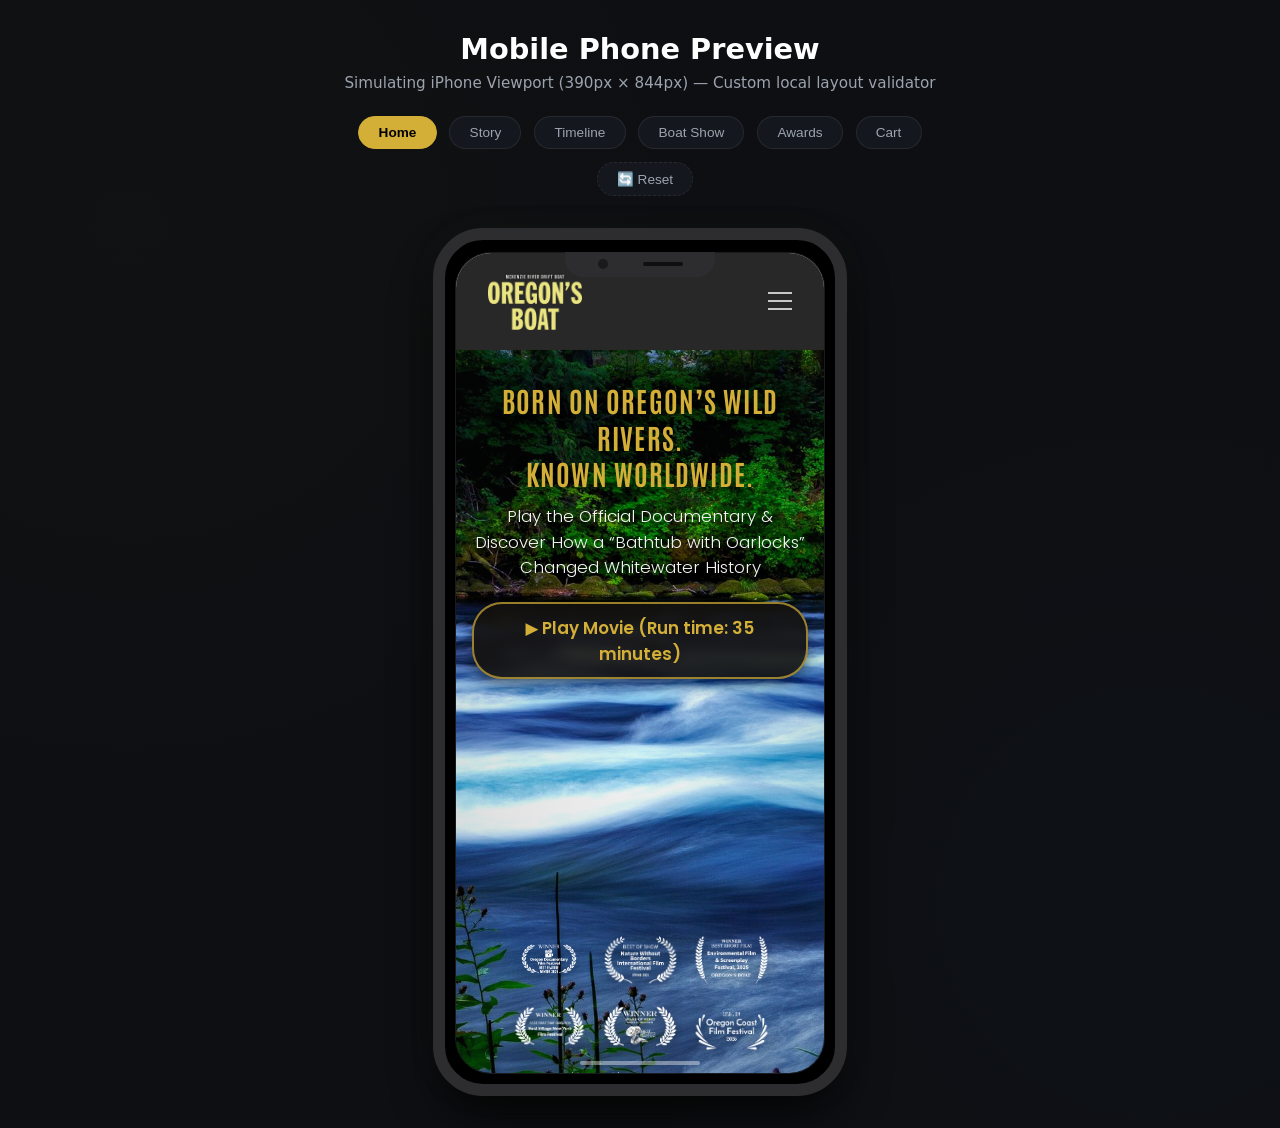
<file: phone_preview.html>
<!DOCTYPE html>
<html lang="en">
<head>
  <meta charset="UTF-8">
  <meta name="viewport" content="width=device-width, initial-scale=1.0">
  <title>Vertical Phone Preview — OREGON'S BOAT</title>
  <style>
    :root {
      --color-bg: #0d0f12;
      --color-card-bg: #14171d;
      --color-primary: #d4af37;
      --color-text: #f3f4f6;
      --color-text-muted: #9ca3af;
    }

    * {
      box-sizing: border-box;
      margin: 0;
      padding: 0;
    }

    body {
      background-color: var(--color-bg);
      color: var(--color-text);
      font-family: system-ui, -apple-system, BlinkMacSystemFont, 'Segoe UI', Roboto, sans-serif;
      min-height: 100vh;
      display: flex;
      flex-direction: column;
      align-items: center;
      justify-content: center;
      padding: 2rem;
      background-image: 
        radial-gradient(circle at 10% 20%, rgba(212, 175, 55, 0.02) 0%, transparent 40%),
        radial-gradient(circle at 90% 80%, rgba(59, 130, 246, 0.02) 0%, transparent 40%);
    }

    .preview-header {
      text-align: center;
      margin-bottom: 1.5rem;
    }

    .preview-header h1 {
      font-size: 1.8rem;
      color: #ffffff;
      margin-bottom: 0.5rem;
    }

    .preview-header p {
      font-size: 0.95rem;
      color: var(--color-text-muted);
    }

    .control-panel {
      display: flex;
      gap: 0.8rem;
      flex-wrap: wrap;
      justify-content: center;
      margin-bottom: 2rem;
      max-width: 600px;
    }

    .btn {
      background-color: var(--color-card-bg);
      border: 1px solid rgba(255, 255, 255, 0.08);
      color: var(--color-text-muted);
      padding: 0.5rem 1.2rem;
      border-radius: 20px;
      font-size: 0.85rem;
      font-weight: 500;
      cursor: pointer;
      transition: all 0.2s ease;
    }

    .btn:hover {
      border-color: var(--color-primary);
      color: #ffffff;
      transform: translateY(-1px);
    }

    .btn.active {
      background-color: var(--color-primary);
      color: #000000;
      border-color: var(--color-primary);
      font-weight: 600;
    }

    /* Device Mockup Frame */
    .device-container {
      position: relative;
      width: 414px; /* Phone frame width */
      height: 868px; /* Phone frame height */
      border: 12px solid #2d2d30;
      border-radius: 50px;
      background-color: #000000;
      box-shadow: 
        0 25px 50px -12px rgba(0, 0, 0, 0.9),
        0 0 40px rgba(212, 175, 55, 0.03);
      padding: 12px 10px 10px 10px; /* Inside border margins */
      display: flex;
      flex-direction: column;
      overflow: hidden;
    }

    /* Notch Mockup */
    .device-notch {
      position: absolute;
      top: 12px;
      left: 50%;
      transform: translateX(-50%);
      width: 150px;
      height: 25px;
      background-color: #2d2d30;
      border-bottom-left-radius: 18px;
      border-bottom-right-radius: 18px;
      z-index: 10;
      display: flex;
      align-items: center;
      justify-content: center;
    }
    
    .device-notch::before {
      content: '';
      width: 10px;
      height: 10px;
      border-radius: 50%;
      background: #1a1a1c;
      margin-right: 35px;
    }

    .device-notch::after {
      content: '';
      width: 40px;
      height: 4px;
      border-radius: 2px;
      background: #0f0f10;
    }

    /* Simulated Screen Frame */
    .device-screen {
      width: 100%;
      height: 100%;
      border-radius: 36px;
      overflow: hidden;
      background-color: #0d0f12;
      position: relative;
      border: 1px solid rgba(255,255,255,0.05);
    }

    .preview-iframe {
      width: 100%;
      height: 100%;
      border: none;
      background-color: #0d0f12;
    }

    /* Bottom Home Indicator */
    .home-indicator {
      position: absolute;
      bottom: 8px;
      left: 50%;
      transform: translateX(-50%);
      width: 120px;
      height: 4px;
      background-color: rgba(255, 255, 255, 0.4);
      border-radius: 2px;
      z-index: 10;
      pointer-events: none;
    }
  </style>
</head>
<body>

  <div class="preview-header">
    <h1>Mobile Phone Preview</h1>
    <p>Simulating iPhone Viewport (390px × 844px) — Custom local layout validator</p>
  </div>

  <div class="control-panel">
    <button class="btn active" onclick="loadPage('index.html', this)">Home</button>
    <button class="btn" onclick="loadPage('story.html', this)">Story</button>
    <button class="btn" onclick="loadPage('timeline.html', this)">Timeline</button>
    <button class="btn" onclick="loadPage('boatshow.html', this)">Boat Show</button>
    <button class="btn" onclick="loadPage('awards.html', this)">Awards</button>
    <button class="btn" onclick="loadPage('cart.html', this)">Cart</button>
    <button class="btn" style="border-style: dashed; margin-left: 10px;" onclick="reloadIframe()">🔄 Reset</button>
  </div>

  <!-- Simulated Device -->
  <div class="device-container">
    <div class="device-notch"></div>
    <div class="device-screen">
      <iframe 
        id="previewIframe" 
        class="preview-iframe" 
        src="index.html"
        allow="autoplay; fullscreen"
        webkitallowfullscreen 
        mozallowfullscreen 
        allowfullscreen>
      </iframe>
      <div class="home-indicator"></div>
    </div>
  </div>

  <script>
    const iframe = document.getElementById('previewIframe');

    function loadPage(url, buttonEl) {
      iframe.src = url;
      
      // Update active button state
      const buttons = document.querySelectorAll('.control-panel .btn');
      buttons.forEach(btn => btn.classList.remove('active'));
      if (buttonEl) {
        buttonEl.classList.add('active');
      }
    }

    function reloadIframe() {
      iframe.contentWindow.location.reload();
    }

    // Monitor iframe navigation to update active buttons if they navigate inside the previewer
    iframe.addEventListener('load', () => {
      try {
        const path = iframe.contentWindow.location.pathname;
        const pageName = path.substring(path.lastIndexOf('/') + 1) || 'index.html';
        
        const buttons = document.querySelectorAll('.control-panel .btn');
        buttons.forEach(btn => {
          const onclickAttr = btn.getAttribute('onclick');
          if (onclickAttr && onclickAttr.includes(pageName)) {
            buttons.forEach(b => b.classList.remove('active'));
            btn.classList.add('active');
          }
        });
      } catch (e) {
        // Handle cross-origin errors if they navigate externally, though should be internal
      }
    });
  </script>

</body>
</html>
</file>
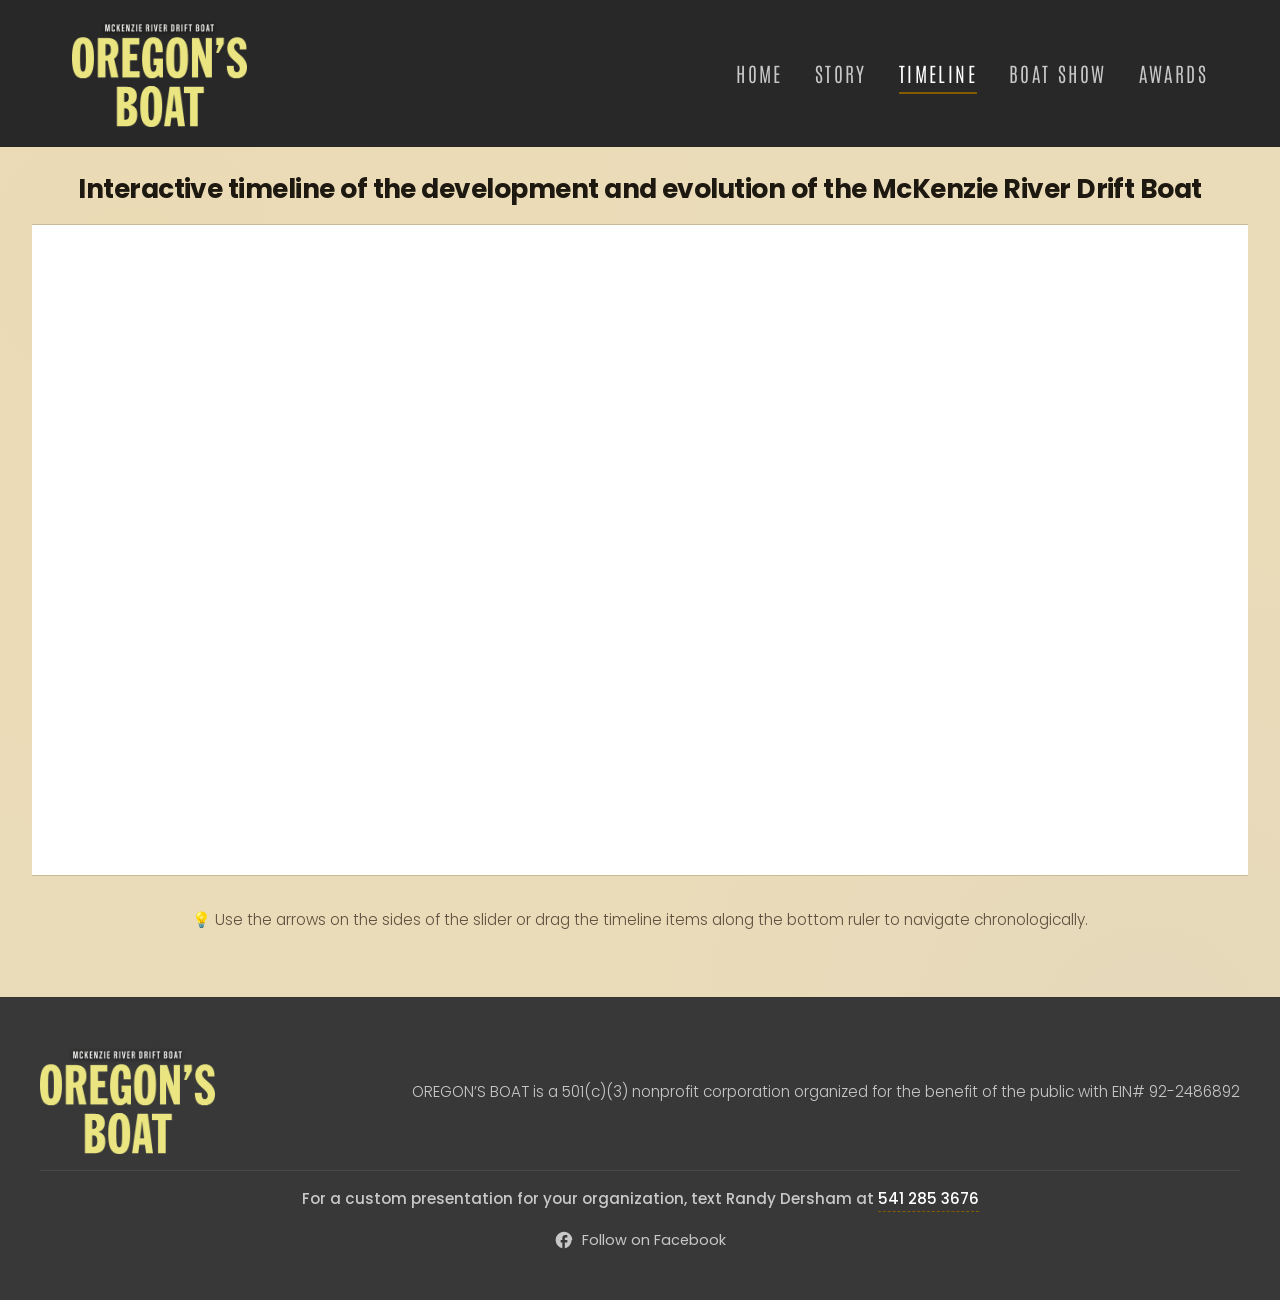
<file: timeline.html>
<!DOCTYPE html>
<html lang="en">
<head>
  <meta charset="UTF-8">
  <meta name="viewport" content="width=device-width, initial-scale=1.0">
  <title>TIMELINE — OREGON'S BOAT</title>
  <meta name="description" content="View the interactive historical timeline detailing key milestones in the development of the McKenzie River Drift Boat.">
  <link rel="canonical" href="https://oregonsboat.org/timeline.html">
  <link rel="icon" type="image/png" href="assets/favicon.png">
  <link rel="stylesheet" href="css/styles.css">

  <!-- Open Graph / Facebook -->
  <meta property="og:type" content="website">
  <meta property="og:url" content="https://oregonsboat.org/timeline.html">
  <meta property="og:title" content="Interactive Timeline — Oregon's Boat">
  <meta property="og:description" content="View the interactive historical timeline detailing key milestones in the development of the McKenzie River Drift Boat.">
  <meta property="og:image" content="https://oregonsboat.org/assets/McKenzie_Driftboat_Festival.jpg">

  <!-- Twitter Cards -->
  <meta name="twitter:card" content="summary_large_image">
  <meta name="twitter:url" content="https://oregonsboat.org/timeline.html">
  <meta name="twitter:title" content="Interactive Timeline — Oregon's Boat">
  <meta name="twitter:description" content="View the interactive historical timeline detailing key milestones in the development of the McKenzie River Drift Boat.">
  <meta name="twitter:image" content="https://oregonsboat.org/assets/McKenzie_Driftboat_Festival.jpg">
</head>
<body>
  <a href="#main-content" class="skip-link">Skip to main content</a>

  <!-- Navigation Header -->
  <header>
    <div class="nav-container">
      <a href="index.html" class="logo-link">
        <img src="assets/Oregon_Boat_Title.png" alt="OREGON'S BOAT" class="logo-img" width="280" height="108">
      </a>
      <button class="burger-menu" aria-label="Toggle Menu">
        <span class="burger-line"></span>
        <span class="burger-line"></span>
        <span class="burger-line"></span>
      </button>
      <nav class="nav-menu">
        <a href="index.html" class="nav-link">Home</a>
        <a href="index.html#story" class="nav-link">Story</a>
        <a href="timeline.html" class="nav-link">Timeline</a>
        <a href="boatshow.html" class="nav-link">Boat Show</a>
        <a href="awards.html" class="nav-link">Awards</a>
      </nav>
    </div>
  </header>

  <!-- Single Main Landmark -->
  <main id="main-content" style="padding-top: 1.5rem; padding-bottom: 3rem; max-width: 100%; width: 100%;">
    <div class="story-header" style="margin-bottom: 1rem; max-width: 1200px; margin-left: auto; margin-right: auto; padding: 0 1.5rem;">
      <h1 style="font-size: 1.65rem; margin-bottom: 0; line-height: 1.4;">
        Interactive timeline of the development and evolution of the McKenzie River Drift Boat
      </h1>
    </div>

    <!-- Timeline Wrapper (Full Viewport Width) -->
    <div class="timeline-container" style="max-width: 100%; width: 100%; border-left: none; border-right: none; border-radius: 0; margin: 0; padding: 0;">
      <iframe 
        class="timeline-iframe"
        src="https://cdn.knightlab.com/libs/timeline3/latest/embed/index.html?source=1NgeLcnii5yswnkFsvMFv7q6j5-7_adkcOUPk4tuPmr4&font=Default&lang=en&initial_zoom=2&height=650" 
        title="Interactive Timeline of the McKenzie River Drift Boat"
        width="100%" 
        height="650" 
        loading="lazy"
        webkitallowfullscreen 
        mozallowfullscreen 
        allowfullscreen 
        frameborder="0">
      </iframe>
    </div>

    <!-- Timeline Info/Instructions -->
    <div style="margin-top: 2rem; text-align: center; color: var(--color-text-muted); max-width: 1200px; margin-left: auto; margin-right: auto; padding: 0 1.5rem;">
      <p style="font-size: 0.95rem;">
        💡 Use the arrows on the sides of the slider or drag the timeline items along the bottom ruler to navigate chronologically.
      </p>
    </div>
  </main>

  <!-- Footer -->
  <footer>
    <div class="footer-container">
      <div class="footer-top-row">
        <img src="assets/Oregon_Boat_Title.png" alt="OREGON'S BOAT Logo" class="footer-logo" width="280" height="108" loading="lazy" decoding="async">
        <p class="footer-info">
          OREGON’S BOAT is a 501(c)(3) nonprofit corporation organized for the benefit of the public with EIN# 92-2486892
        </p>
      </div>
      <div class="footer-contact">
        For a custom presentation for your organization, text Randy Dersham at <a href="sms:+15412853676">541 285 3676</a>
      </div>
      <a href="https://www.facebook.com/Eddyline.Entertainment" target="_blank" rel="noopener noreferrer" class="footer-facebook">
        <svg width="20" height="20" fill="currentColor" viewBox="0 0 24 24">
          <path d="M22 12c0-5.52-4.48-10-10-10S2 6.48 2 12c0 4.84 3.44 8.87 8 9.8V15H8v-3h2V9.5C10 7.57 11.57 6 13.5 6H16v3h-2c-.55 0-1 .45-1 1v2h3v3h-3v6.95c4.56-.93 8-4.96 8-9.75z"/>
        </svg>
        <span>Follow on Facebook</span>
      </a>
    </div>
  </footer>

  <script src="js/main.js"></script>
</body>
</html>
</file>
<file: css/styles.css>
/* Google Fonts Import */
@import url('https://fonts.googleapis.com/css2?family=Antonio:wght@300;400;700&family=Poppins:ital,wght@0,300;0,400;0,500;0,600;0,700;1,300;1,400;1,500;1,700&display=swap');


/* Color Variables & Styling Tokens */
:root {
  --color-bg: #ebdcb9; /* Warm, rich vintage sepia paper background */
  --color-bg-offset: #dfcfab; /* Slightly darker sepia offset */
  --color-card-bg: rgba(255, 255, 255, 0.5); /* Semi-transparent cream panels */
  --color-card-border: rgba(43, 32, 21, 0.12); /* Warm dark borders */
  --color-card-hover: rgba(255, 255, 255, 0.85); /* Brighter cream hover */
  --color-card-hover-border: rgba(138, 90, 0, 0.4);
  
  --color-text: #2c2214; /* Deep warm brown text */
  --color-text-muted: #5e503f; /* Medium sepia brown text */
  --color-heading: #1d1810; /* Deep dark brown for high contrast headers */
  
  --color-primary: #855b00; /* Rich bronze-gold representing varnished wood */
  --color-primary-hover: #a67300;
  --color-accent: #2b5c8f;
  
  --font-sans: 'Poppins', system-ui, -apple-system, BlinkMacSystemFont, 'Segoe UI', Roboto, Oxygen, Ubuntu, Cantarell, 'Open Sans', 'Helvetica Neue', sans-serif;
  
  --transition-smooth: all 0.3s cubic-bezier(0.4, 0, 0.2, 1);
  --border-radius: 12px;
}

/* Accessibility Utilities */
.skip-link {
  position: absolute;
  top: -100px;
  left: 1rem;
  background: var(--color-primary);
  color: #ffffff;
  padding: 0.5rem 1rem;
  z-index: 1000;
  border-radius: 4px;
  text-decoration: none;
  font-weight: 600;
  transition: top 0.2s ease;
}

.skip-link:focus {
  top: 1rem;
}

.visually-hidden {
  position: absolute !important;
  width: 1px !important;
  height: 1px !important;
  padding: 0 !important;
  margin: -1px !important;
  overflow: hidden !important;
  clip: rect(0, 0, 0, 0) !important;
  white-space: nowrap !important;
  border: 0 !important;
}

/* Global Reset & Base Styling */
* {
  box-sizing: border-box;
  margin: 0;
  padding: 0;
}

html {
  scroll-behavior: smooth;
  background-color: var(--color-bg);
  color: var(--color-text);
  font-family: var(--font-sans);
  -webkit-font-smoothing: antialiased;
}

body {
  min-height: 100vh;
  display: flex;
  flex-direction: column;
  line-height: 1.6;
  background-image: 
    radial-gradient(circle at 10% 20%, rgba(212, 175, 55, 0.03) 0%, transparent 40%),
    radial-gradient(circle at 90% 80%, rgba(59, 130, 246, 0.03) 0%, transparent 40%);
}

/* Typography */
h1, h2, h3, h4, h5, h6 {
  font-weight: 700;
  letter-spacing: -0.02em;
  color: var(--color-heading);
  line-height: 1.2;
}

h1 {
  font-size: 2.5rem;
  margin-bottom: 1.5rem;
}

h2 {
  font-size: 2rem;
  margin-bottom: 1.2rem;
  position: relative;
  display: inline-block;
}

h2::after {
  content: '';
  position: absolute;
  left: 0;
  bottom: -6px;
  width: 40px;
  height: 3px;
  background-color: var(--color-primary);
  border-radius: 2px;
  transition: var(--transition-smooth);
}

h2:hover::after {
  width: 100%;
}

p {
  margin-bottom: 1rem;
  color: var(--color-text-muted);
  font-weight: 300;
}

a {
  color: var(--color-primary);
  text-decoration: none;
  transition: var(--transition-smooth);
}

a:hover {
  color: var(--color-primary-hover);
}

/* Navigation Layout */
header {
  position: sticky;
  top: 0;
  z-index: 100;
  background-color: #282828;
  border-bottom: 1px solid var(--color-card-border);
}

.nav-container {
  max-width: 1200px;
  margin: 0 auto;
  padding: 1.2rem 2rem;
  display: flex;
  justify-content: space-between;
  align-items: center;
}

.logo-link {
  display: flex;
  align-items: center;
}

.logo-img {
  height: 108px;
  width: auto;
  transition: var(--transition-smooth);
}

.logo-img:hover {
  transform: scale(1.02);
}

.nav-menu {
  display: flex;
  gap: 2rem;
  align-items: center;
}

.nav-link {
  font-family: 'Antonio', sans-serif;
  color: #c8c8c8; /* Maintain light font color on dark header background */
  font-weight: 300;
  font-size: 1.25rem;
  letter-spacing: 0.12em;
  text-transform: uppercase;
  position: relative;
  padding: 0.3rem 0;
}

.nav-link::after {
  content: '';
  position: absolute;
  width: 0;
  height: 2px;
  bottom: 0;
  left: 0;
  background-color: var(--color-primary);
  transition: var(--transition-smooth);
}

.nav-link:hover, .nav-link.active {
  color: #ffffff;
}

.nav-link:hover::after, .nav-link.active::after {
  width: 100%;
}

/* Mobile Toggle Hamburger */
.burger-menu {
  display: none;
  flex-direction: column;
  justify-content: space-between;
  width: 24px;
  height: 18px;
  background: transparent;
  border: none;
  cursor: pointer;
  z-index: 110;
}

.burger-line {
  width: 100%;
  height: 2px;
  background-color: #c8c8c8; /* Match light navigation menu color */
  transition: var(--transition-smooth);
}

/* Mobile Menu Open State */
body.menu-open .nav-menu {
  transform: translateX(0);
}

body.menu-open .burger-line:nth-child(1) {
  transform: translateY(8px) rotate(45deg);
}

body.menu-open .burger-line:nth-child(2) {
  opacity: 0;
}

body.menu-open .burger-line:nth-child(3) {
  transform: translateY(-8px) rotate(-45deg);
}

/* Layout Main Content Wrapper */
main {
  flex: 1;
  max-width: 1200px;
  width: 100%;
  margin: 0 auto;
  padding: 3rem 2rem;
}

/* Footer layout */
footer {
  background-color: #383838; /* Lighter gray background */
  border-top: 1px solid var(--color-card-border);
  padding: 3rem 2rem;
  margin-top: auto;
}

.footer-container {
  max-width: 1200px;
  margin: 0 auto;
  display: flex;
  flex-direction: column;
  align-items: center;
  text-align: center;
  gap: 1.5rem;
}

.footer-top-row {
  width: 100%;
  display: flex;
  justify-content: space-between;
  align-items: center;
  gap: 2rem;
  border-bottom: 1px solid rgba(255, 255, 255, 0.08);
  padding-bottom: 1rem;
  margin-bottom: -0.5rem;
}

.footer-logo {
  height: 108px;
  width: auto;
}

.footer-info {
  font-size: 0.95rem;
  color: #c8c8c8; /* Same color as navigation text */
  text-align: right;
}

.footer-contact {
  font-size: 0.95rem;
  color: #c8c8c8; /* Same color as navigation text */
  font-weight: 500;
}

.footer-contact a {
  color: #ffffff; /* Bright white link color */
  border-bottom: 1px dashed var(--color-primary);
  padding-bottom: 2px;
}

.footer-contact a:hover {
  border-bottom-style: solid;
}

.footer-facebook {
  display: inline-flex;
  align-items: center;
  gap: 0.5rem;
  font-size: 0.9rem;
  color: #c8c8c8; /* Same color as navigation text */
  margin-top: -0.4rem; /* Tighter layout spacing */
}

.footer-facebook:hover {
  color: #ffffff;
}

/* Home Screenings & Layout Elements */
.hero {
  position: relative;
  border-radius: var(--border-radius);
  overflow: hidden;
  margin-bottom: 4rem;
  min-height: 480px;
  display: flex;
  align-items: center;
  justify-content: center;
  text-align: center;
  background-size: cover;
  background-position: center;
  border: 1px solid var(--color-card-border);
}

.hero-overlay {
  position: absolute;
  top: 0;
  left: 0;
  right: 0;
  bottom: 0;
  background: linear-gradient(0deg, rgba(13, 15, 18, 0.95) 0%, rgba(13, 15, 18, 0.4) 100%);
  z-index: 1;
}

.hero-content {
  position: relative;
  z-index: 2;
  padding: 2rem;
  max-width: 800px;
}

.hero-title-img {
  max-width: 500px;
  width: 100%;
  height: auto;
  margin-bottom: 1.5rem;
  filter: drop-shadow(0 8px 16px rgba(0, 0, 0, 0.6));
}

.hero-subtitle {
  font-size: 1.6rem;
  color: var(--color-primary);
  font-weight: 500;
  letter-spacing: 0.1em;
  text-transform: uppercase;
  margin-bottom: 1rem;
}

/* Responsive Video Container */
.video-container {
  position: relative;
  padding-bottom: 56.25%; /* 16:9 aspect ratio */
  height: 0;
  overflow: hidden;
  border-radius: 0;
  margin-bottom: 4rem;
  background-color: transparent;
}

.video-container iframe {
  position: absolute;
  top: 0;
  left: 0;
  width: 100%;
  height: 100%;
  border: none;
}

/* Full-Width Video Banner Section */
.video-banner-section {
  position: relative;
  padding: 5rem 2rem;
  border-bottom: 1px solid var(--color-card-border);
  overflow: hidden;
}

.video-banner-section::before {
  content: '';
  position: absolute;
  top: 0;
  left: 0;
  right: 0;
  bottom: 0;
  background-image: url('../assets/shutterstock_boat.jpg');
  background-size: cover;
  background-position: center;
  background-repeat: no-repeat;
  filter: brightness(1.15) contrast(1.02) saturate(1.05); /* Perfect midway brightness */
  z-index: 1;
}

.video-banner-overlay {
  position: absolute;
  top: 0;
  left: 0;
  right: 0;
  bottom: 0;
  background: radial-gradient(circle, rgba(13, 15, 18, 0.05) 0%, rgba(13, 15, 18, 0.25) 100%); /* Subtle framing overlay */
  z-index: 2;
}

.video-banner-content {
  position: relative;
  z-index: 3;
  max-width: 1280px;
  margin: 0 auto;
}

.video-banner-header {
  text-align: center;
  max-width: 1200px;
  margin: 0 auto 2.2rem auto;
  color: #ffffff;
}

.video-banner-title {
  font-family: 'Antonio', sans-serif;
  font-size: clamp(1.6rem, 3.6vw, 2.7rem);
  font-weight: 700;
  letter-spacing: 0.04em;
  text-transform: uppercase;
  color: #d4af37; /* Warm metallic bronze-gold */
  text-shadow: 0 4px 12px rgba(0, 0, 0, 0.85);
  margin-bottom: 0.8rem;
  line-height: 1.2;
  white-space: nowrap;
}

.mobile-break {
  display: none;
}

.video-banner-subhead {
  font-size: 1.25rem;
  font-weight: 300;
  color: #f4f4f4;
  text-shadow: 0 2px 8px rgba(0, 0, 0, 0.85);
  margin-bottom: 1.4rem;
  line-height: 1.5;
}

button.video-banner-meta {
  display: inline-flex;
  align-items: center;
  justify-content: center;
  gap: 0.6rem;
  background-color: rgba(20, 16, 12, 0.88);
  border: 2px solid rgba(212, 175, 55, 0.7);
  color: #d4af37;
  font-family: var(--font-sans);
  font-weight: 600;
  font-size: 1.05rem;
  padding: 0.65rem 1.8rem;
  border-radius: 30px;
  backdrop-filter: blur(6px);
  box-shadow: 0 4px 14px rgba(0, 0, 0, 0.5);
  cursor: pointer;
  transition: var(--transition-smooth);
  text-decoration: none;
}

button.video-banner-meta:hover {
  background-color: var(--color-primary);
  color: #ffffff;
  border-color: #ffffff;
  transform: translateY(-3px) scale(1.04);
  box-shadow: 0 8px 24px rgba(212, 175, 55, 0.45);
}

button.video-banner-meta:active {
  transform: translateY(-1px) scale(1.01);
}

.video-banner-content .video-container {
  margin-bottom: 0;
}

.video-banner-laurels {
  display: flex;
  flex-wrap: nowrap;
  justify-content: center;
  gap: 1.5rem;
  align-items: center;
  margin-top: 3.5rem;
  width: 100%;
}

.video-banner-laurels img {
  height: 75px;
  width: 110px;
  object-fit: contain;
  filter: drop-shadow(0 4px 8px rgba(0, 0, 0, 0.6));
  transition: var(--transition-smooth);
}

.video-banner-laurels img:hover {
  transform: scale(1.05);
}


/* Screening Grid */
.screenings-section {
  margin-bottom: 4rem;
}

.screenings-title {
  margin-bottom: 2rem;
}

.screenings-grid {
  display: grid;
  grid-template-columns: repeat(auto-fill, minmax(320px, 1fr));
  gap: 1.8rem;
}

.screening-card {
  background-color: var(--color-card-bg);
  border: 1px solid var(--color-card-border);
  border-radius: var(--border-radius);
  padding: 2rem;
  position: relative;
  overflow: hidden;
  display: flex;
  flex-direction: column;
  transition: var(--transition-smooth);
}

.screening-card::before {
  content: '';
  position: absolute;
  top: 0;
  left: 0;
  width: 4px;
  height: 0;
  background-color: var(--color-primary);
  transition: var(--transition-smooth);
}

.screening-card:hover {
  transform: translateY(-5px);
  background-color: var(--color-card-hover);
  border-color: var(--color-card-hover-border);
  box-shadow: 0 10px 30px -10px rgba(212, 175, 55, 0.08);
}

.screening-card:hover::before {
  height: 100%;
}

.screening-date {
  color: var(--color-primary);
  font-weight: 700;
  font-size: 0.9rem;
  text-transform: uppercase;
  letter-spacing: 0.1em;
  margin-bottom: 0.8rem;
}

.screening-venue {
  font-size: 1.25rem;
  color: var(--color-heading);
  font-weight: 600;
  margin-bottom: 0.5rem;
  line-height: 1.3;
}

.screening-address {
  font-size: 0.9rem;
  color: var(--color-text-muted);
  margin-bottom: 0.8rem;
}

.screening-time {
  font-size: 0.9rem;
  font-weight: 500;
  color: var(--color-text);
  margin-top: auto;
  display: flex;
  align-items: center;
  gap: 0.4rem;
}

.screening-time::before {
  content: '🕒';
  font-size: 0.85rem;
}

/* Timeline Layout */
.timeline-container {
  margin: 2rem 0;
  border-radius: var(--border-radius);
  overflow: hidden;
  border: 1px solid var(--color-card-border);
  background: var(--color-bg-offset);
  padding: 1px;
}

.timeline-iframe {
  display: block;
  border: none;
  background: #ffffff; /* KnightLab style displays best over white/light backgrounds, handled by their package */
}

/* Story Page 5-Act Layout */
.story-header {
  text-align: center;
  max-width: 800px;
  margin: 0 auto 3.5rem auto;
}

.acts-container {
  display: flex;
  flex-direction: column;
  gap: 0.5rem; /* Tighter layout - boxes almost touching */
  margin-bottom: 5rem;
}

.act-card {
  display: grid;
  grid-template-columns: 1fr;
  gap: 2rem;
  background-color: var(--color-card-bg);
  border: 1px solid var(--color-card-border);
  border-radius: var(--border-radius);
  padding: 2.5rem;
  transition: var(--transition-smooth);
}

.act-card:hover {
  background-color: var(--color-card-hover);
  border-color: var(--color-card-hover-border);
}

.act-num {
  font-size: 0.9rem;
  font-weight: 700;
  color: var(--color-primary);
  text-transform: uppercase;
  letter-spacing: 0.15em;
  margin-bottom: 0.5rem;
}

.act-title {
  font-size: 1.6rem;
  color: var(--color-heading);
  margin-bottom: 1rem;
}

.act-body {
  font-size: 1.05rem;
  line-height: 1.7;
}

.act-body strong {
  color: var(--color-heading);
  font-weight: 600;
}

/* Biography Panel */
.bio-section {
  border-top: 1px solid var(--color-card-border);
  padding-top: 4rem;
  display: grid;
  grid-template-columns: 1fr;
  gap: 3rem;
  align-items: flex-start;
}

@media (min-width: 768px) {
  .bio-section {
    grid-template-columns: 280px 1fr;
  }
  .act-card {
    padding: 3rem;
  }
}

.bio-image-wrapper {
  position: relative;
  border-radius: var(--border-radius);
  overflow: hidden;
  border: 1px solid var(--color-card-border);
  aspect-ratio: 1;
}

.bio-image {
  width: 100%;
  height: 100%;
  object-fit: cover;
  transition: var(--transition-smooth);
}

.bio-image-wrapper:hover .bio-image {
  transform: scale(1.03);
}

.bio-content h3 {
  font-size: 1.5rem;
  margin-bottom: 0.3rem;
}

.bio-role {
  color: var(--color-primary);
  font-weight: 500;
  font-size: 0.95rem;
  text-transform: uppercase;
  letter-spacing: 0.05em;
  margin-bottom: 1.2rem;
}

.bio-text {
  font-size: 1rem;
  line-height: 1.6;
}

/* Awards Grid */
.awards-grid {
  display: grid;
  grid-template-columns: repeat(auto-fill, minmax(260px, 1fr));
  gap: 2rem;
  margin-top: 3rem;
}

.award-item {
  background-color: #383838; /* Matches footer background color */
  border: 1px solid var(--color-card-border);
  border-radius: var(--border-radius);
  padding: 2rem;
  text-align: center;
  display: flex;
  flex-direction: column;
  align-items: center;
  transition: var(--transition-smooth);
}

.award-item:hover {
  transform: translateY(-5px);
  background-color: #484848; /* Subtle gray highlight on hover */
  border-color: var(--color-card-hover-border);
  box-shadow: 0 10px 25px -10px rgba(212, 175, 55, 0.2);
}

.award-laurel {
  height: 140px;
  width: auto;
  object-fit: contain;
  margin-bottom: 1.5rem;
  transition: var(--transition-smooth);
}

.award-item:hover .award-laurel {
  transform: scale(1.05);
}

.award-festival {
  font-size: 1.05rem;
  font-weight: 600;
  color: #ffffff; /* Bright white text for dark background contrast */
  margin-bottom: 0.4rem;
  line-height: 1.3;
}

.award-name {
  font-size: 0.9rem;
  color: #d4af37; /* Bright metallic gold for high contrast */
  font-weight: 700;
  text-transform: uppercase;
  letter-spacing: 0.05em;
}

/* Boat Show Page details */
.boatshow-header {
  text-align: center;
  max-width: 800px;
  margin: 0 auto 3rem auto;
}

.boatshow-hero-img {
  width: 100%;
  height: 400px;
  object-fit: cover;
  border-radius: var(--border-radius);
  border: 1px solid var(--color-card-border);
  margin-bottom: 3rem;
}

.boatshow-content {
  display: grid;
  grid-template-columns: 1fr;
  gap: 3rem;
}

@media (min-width: 992px) {
  .boatshow-content {
    grid-template-columns: 2fr 1fr;
  }
}

.boatshow-details h3 {
  font-size: 1.4rem;
  margin: 1.5rem 0 1rem 0;
  color: var(--color-heading);
}

.boatshow-details ul {
  list-style: none;
  margin-bottom: 1.5rem;
}

.boatshow-details li {
  position: relative;
  padding-left: 1.5rem;
  margin-bottom: 0.8rem;
  color: var(--color-text-muted);
}

.boatshow-details li::before {
  content: '🚣';
  position: absolute;
  left: 0;
  top: 1px;
  font-size: 0.9rem;
}

.boatshow-sidebar-card {
  background-color: var(--color-card-bg);
  border: 1px solid var(--color-card-border);
  border-radius: var(--border-radius);
  padding: 2.2rem;
  position: sticky;
  top: 100px;
}

.address-link {
  display: block;
  text-decoration: none;
  color: inherit;
  transition: var(--transition-smooth);
}

.address-link:hover {
  transform: translateY(-2px) scale(1.02);
  color: var(--color-primary) !important;
}

.address-link:hover p {
  text-decoration: underline;
}

.boatshow-btn {
  display: block;
  text-align: center;
  font-size: 0.9rem;
  background-color: var(--color-primary);
  color: #ffffff !important;
  font-weight: 600;
  padding: 0.8rem 2rem;
  border-radius: 30px;
  border: none;
  cursor: pointer;
  text-decoration: none;
  transition: var(--transition-smooth);
}

.boatshow-btn:hover {
  background-color: var(--color-primary-hover);
  color: #000000 !important;
  transform: translateY(-3px) scale(1.02);
  box-shadow: 0 10px 24px rgba(133, 91, 0, 0.35);
}

.sidebar-date {
  font-size: 1.3rem;
  color: var(--color-heading);
  font-weight: 700;
  margin-bottom: 0.5rem;
}

.sidebar-location {
  font-size: 1rem;
  color: var(--color-primary);
  font-weight: 500;
  margin-bottom: 1rem;
}

/* Cart Page */
.cart-card {
  max-width: 600px;
  margin: 4rem auto;
  background-color: var(--color-card-bg);
  border: 1px solid var(--color-card-border);
  border-radius: var(--border-radius);
  padding: 3rem;
  text-align: center;
}

.cart-icon {
  font-size: 3rem;
  margin-bottom: 1rem;
}

.cart-empty-text {
  font-size: 1.2rem;
  margin-bottom: 2rem;
}

.btn-primary {
  display: inline-block;
  background-color: var(--color-primary);
  color: #000000;
  font-weight: 600;
  padding: 0.8rem 2rem;
  border-radius: 30px;
  border: none;
  cursor: pointer;
  transition: var(--transition-smooth);
}

.btn-primary:hover {
  background-color: var(--color-primary-hover);
  color: #000000;
  transform: translateY(-2px);
  box-shadow: 0 8px 20px rgba(212, 175, 55, 0.2);
}

/* Responsive Breakpoints */
@media (max-width: 768px) {
  .video-banner-section {
    padding: 2rem 1rem;
  }
  .video-banner-title {
    font-size: 1.75rem;
    white-space: normal;
    line-height: 1.3;
  }
  .mobile-break {
    display: block;
  }
  .video-banner-subhead {
    font-size: 1.05rem;
  }
  .video-banner-meta {
    font-size: 0.85rem;
    padding: 0.35rem 1rem;
  }
  .video-banner-laurels {
    flex-wrap: wrap;
    gap: 1rem;
    margin-top: 2rem;
  }
  .video-banner-laurels img {
    height: 50px;
    width: 75px;
    object-fit: contain;
  }
  h1 {
    font-size: 2rem;
  }
  h2 {
    font-size: 1.6rem;
  }
  main {
    padding: 2rem 1.5rem;
  }
  .logo-img {
    height: 58px;
  }
  .nav-menu {
    position: fixed;
    top: 96px;
    left: 0;
    right: 0;
    bottom: 0;
    background-color: var(--color-bg);
    flex-direction: column;
    padding: 3rem 2rem;
    gap: 1.5rem;
    transform: translateX(100%);
    transition: var(--transition-smooth);
  }
  .burger-menu {
    display: flex;
  }
  .nav-link {
    color: var(--color-text); /* Dark sepia text in mobile drawer */
    font-size: 1.5rem;
  }
  .nav-link:hover,
  .nav-link.active {
    color: var(--color-primary); /* Wood bronze hover highlight */
  }
  .hero {
    min-height: 380px;
  }
  .hero-title-img {
    max-width: 320px;
  }
  .boatshow-hero-img {
    height: 250px;
  }
  .footer-top-row {
    flex-direction: column;
    text-align: center;
    gap: 1rem;
    padding-bottom: 1rem;
  }
  .footer-logo {
    height: 58px;
  }
  .footer-info {
    text-align: center;
  }
}
</file>
